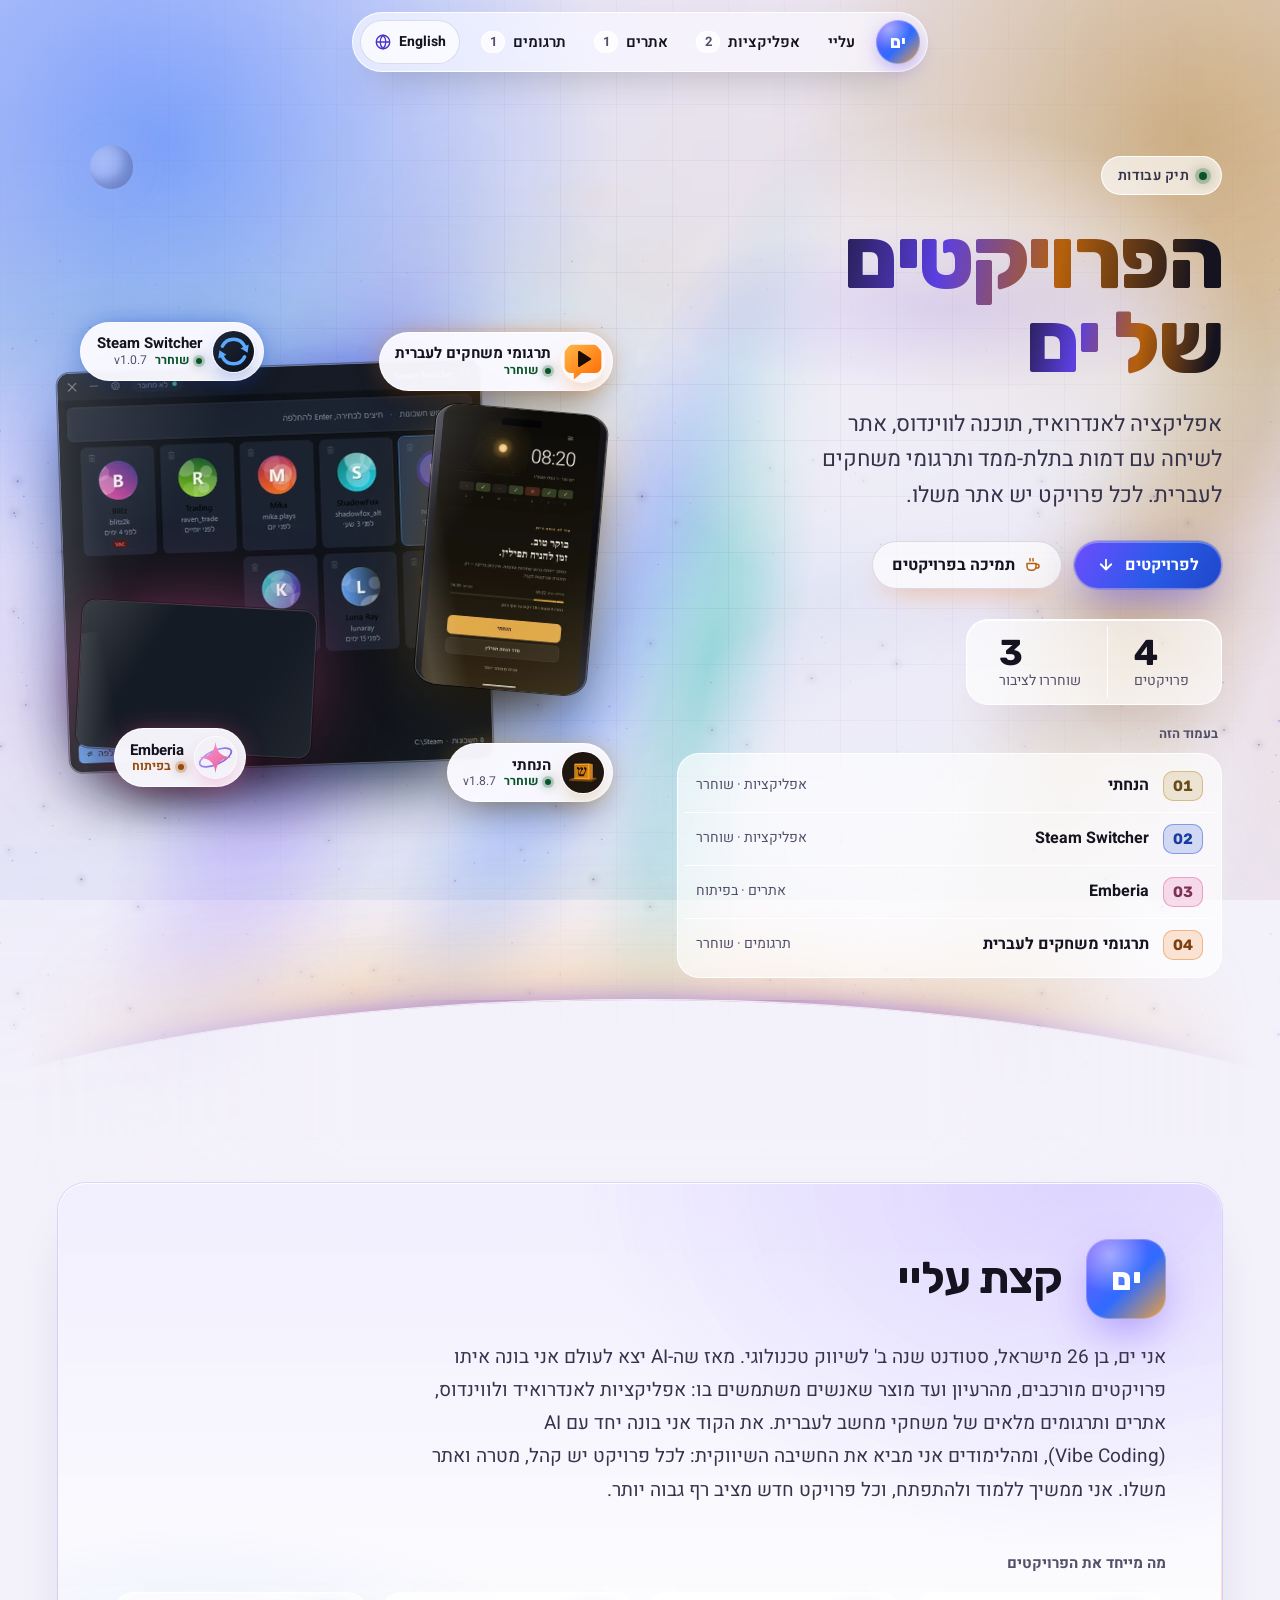
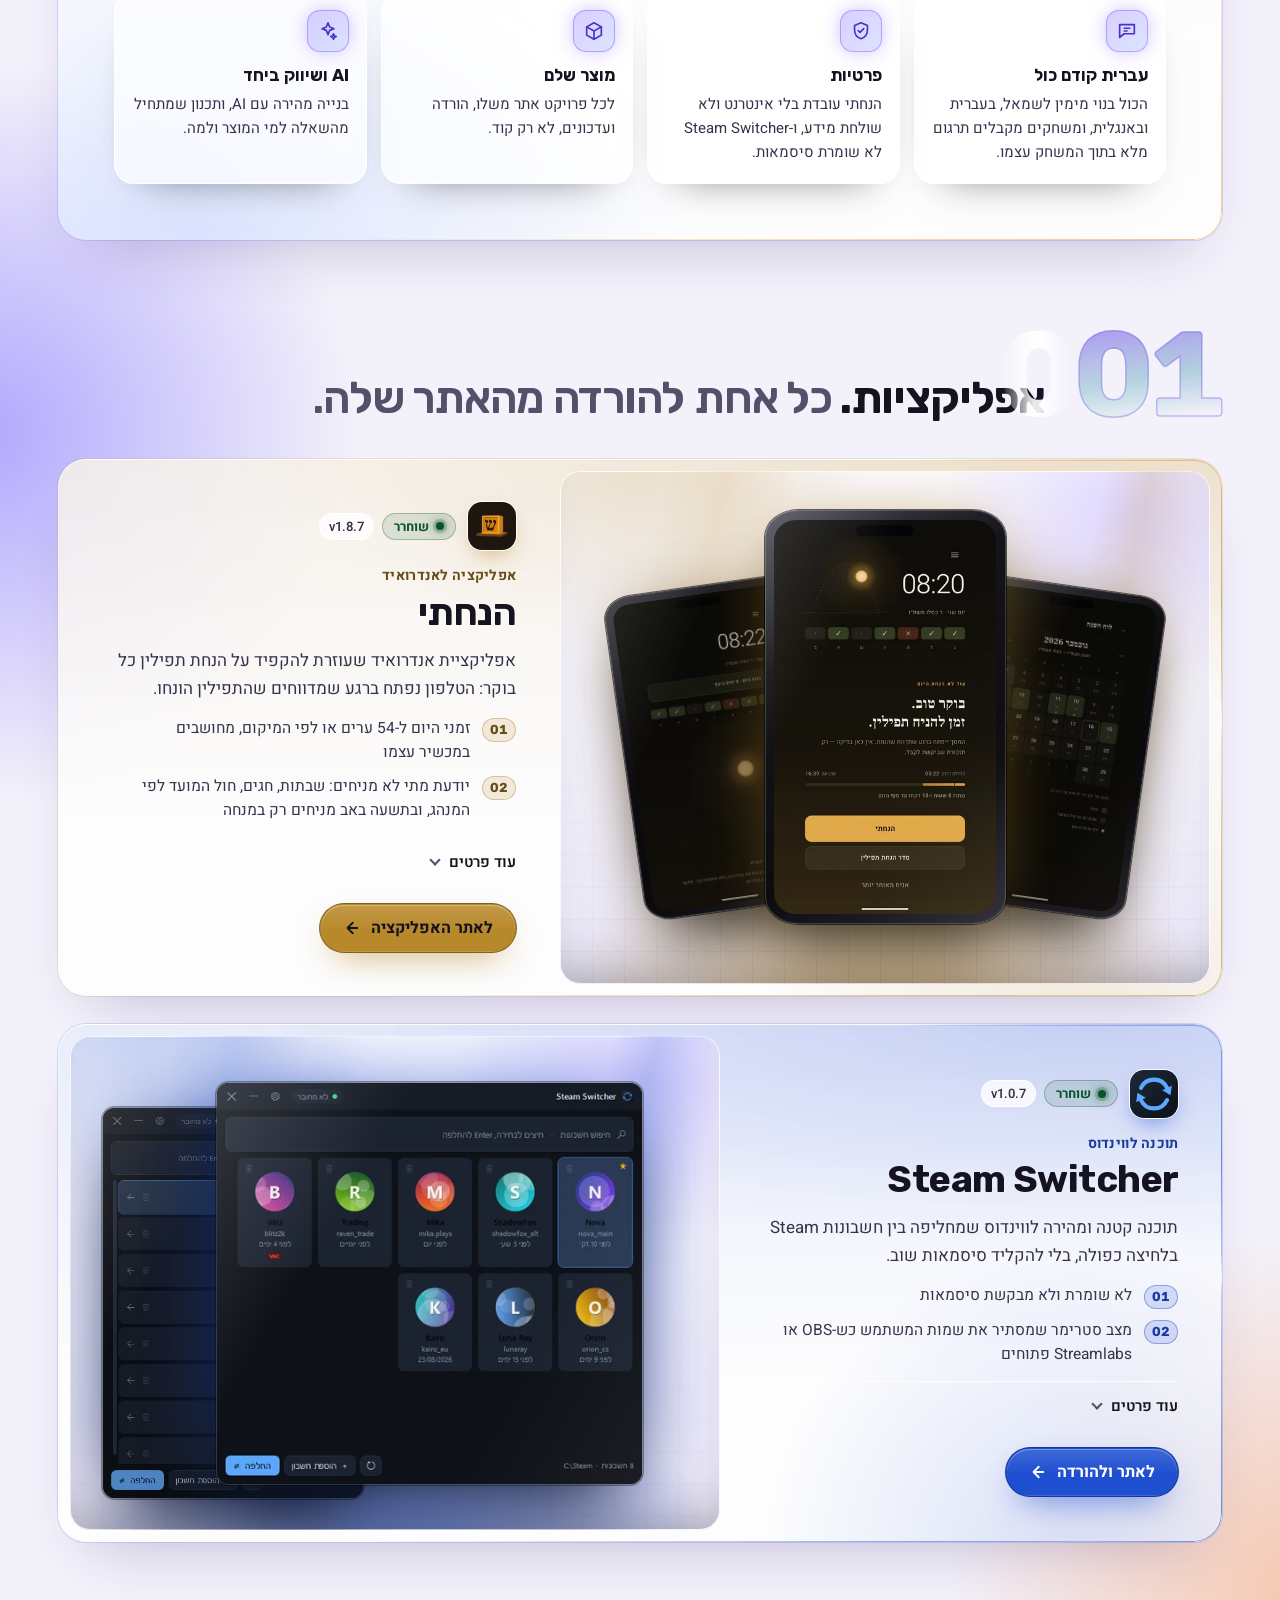
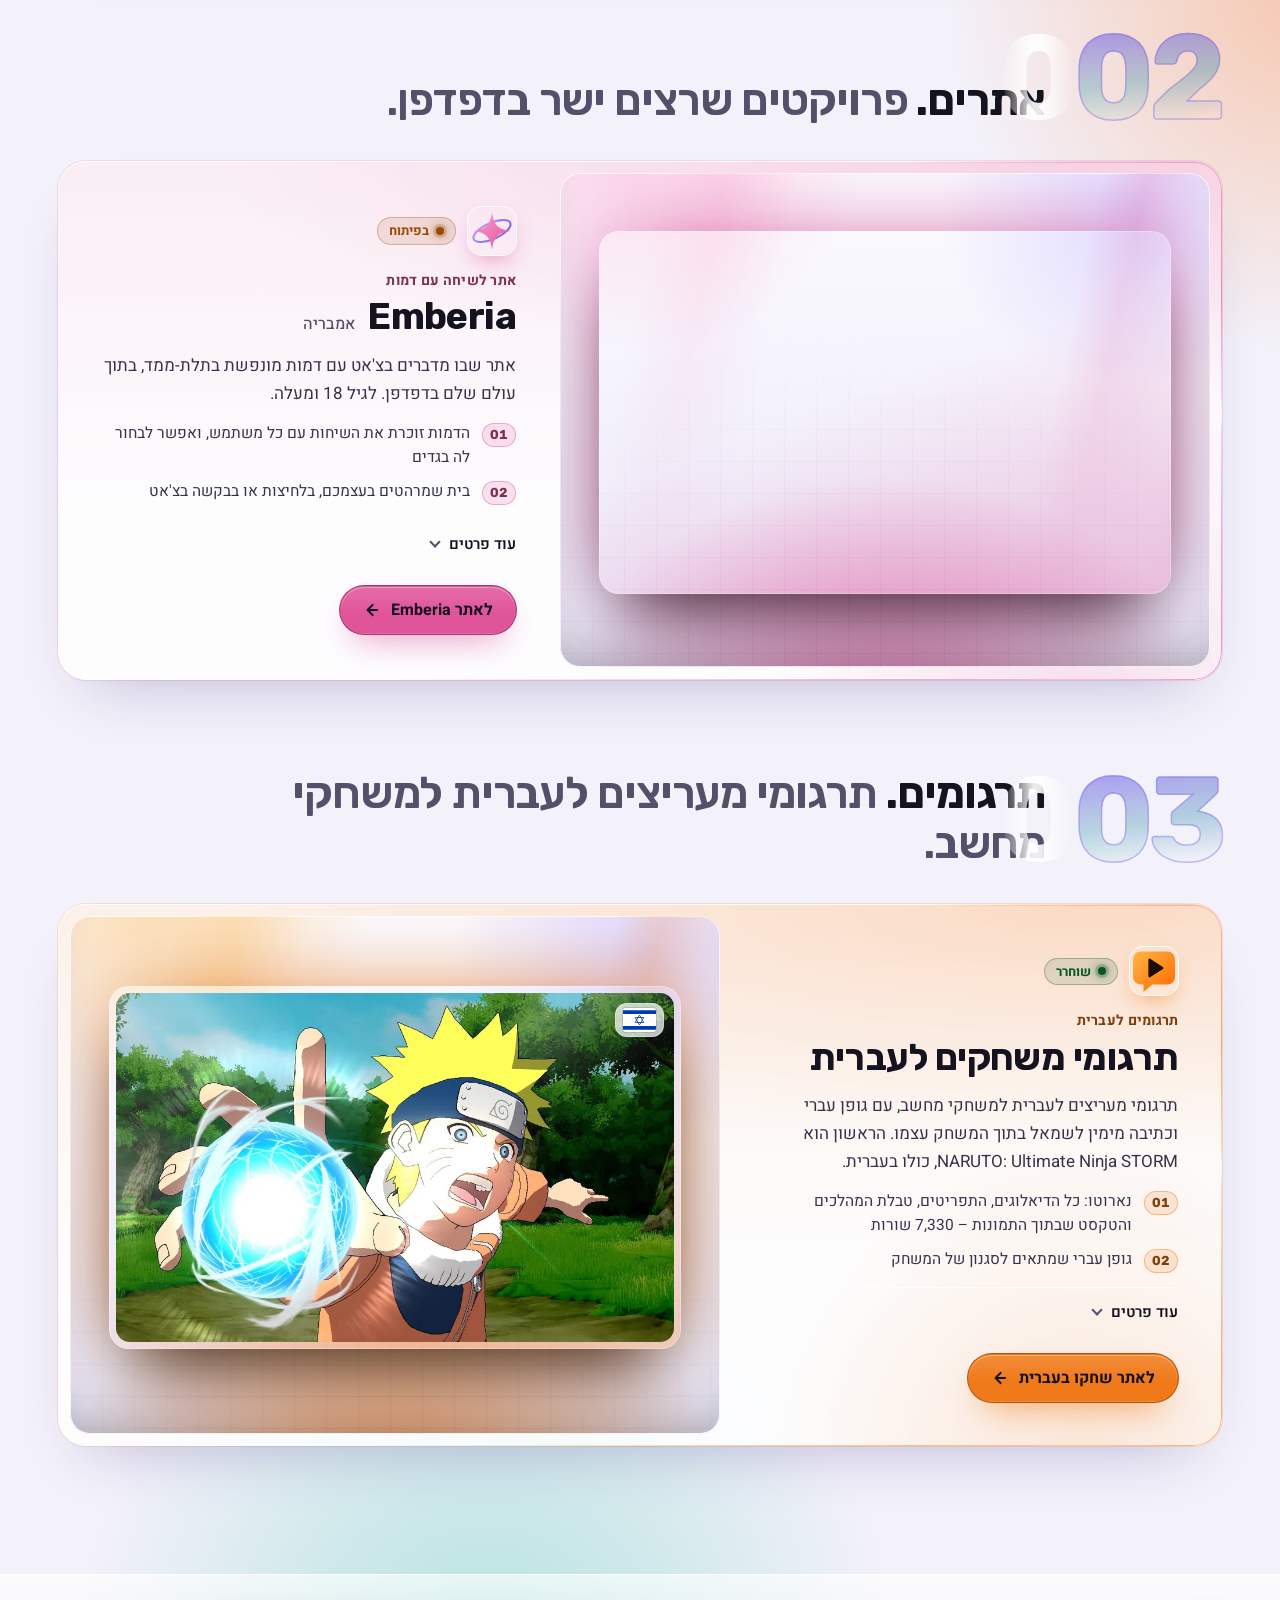
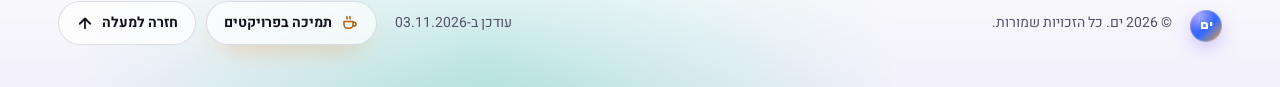
<file: public/index.html>
<!doctype html>
<html lang="he" dir="rtl">
<head>
  <meta charset="utf-8">
  <meta name="viewport" content="width=device-width, initial-scale=1">
  <title>הפרויקטים של ים</title>
  <script>document.documentElement.classList.add('js')</script>
  <meta name="description" content="אפליקציה לאנדרואיד, תוכנה לווינדוס, אתר לשיחה עם דמות בתלת-ממד ותרגומי משחקים לעברית. לכל פרויקט יש אתר משלו.">
  <link rel="canonical" href="https://yamprojects.github.io/">
  <link rel="alternate" hreflang="he" href="https://yamprojects.github.io/">
  <link rel="alternate" hreflang="en" href="https://yamprojects.github.io/en/">
  <link rel="alternate" hreflang="x-default" href="https://yamprojects.github.io/">
  <meta property="og:url" content="https://yamprojects.github.io/">
  <meta property="og:image" content="https://yamprojects.github.io/og.jpg">
  <meta property="og:image:width" content="1200">
  <meta property="og:image:height" content="630">
  <meta property="og:image:alt" content="הפרויקטים של ים: הנחתי, Steam Switcher, Emberia ותרגומי משחקים לעברית">
  <meta property="og:locale:alternate" content="en_US">
  <script type="application/ld+json">
{
 "@context": "https://schema.org",
 "@graph": [
  {
   "@type": "WebSite",
   "@id": "https://yamprojects.github.io/#website",
   "url": "https://yamprojects.github.io/",
   "name": "הפרויקטים של ים",
   "description": "אפליקציה לאנדרואיד, תוכנה לווינדוס, אתר לשיחה עם דמות בתלת-ממד ותרגומי משחקים לעברית. לכל פרויקט יש אתר משלו.",
   "inLanguage": "he",
   "author": {
    "@id": "https://yamprojects.github.io/#person"
   }
  },
  {
   "@type": "Person",
   "@id": "https://yamprojects.github.io/#person",
   "name": "ים",
   "url": "https://yamprojects.github.io/",
   "sameAs": [
    "https://hinachti.github.io/",
    "https://steam-switcher.gitlab.io/he/",
    "https://playivrit.pages.dev/",
    "https://emberia.pages.dev/"
   ],
   "description": "אני ים, בן 26 מישראל, סטודנט שנה ב' לשיווק טכנולוגי. מאז שה-AI יצא לעולם אני בונה איתו פרויקטים מורכבים, מהרעיון ועד מוצר שאנשים משתמשים בו: אפליקציות לאנדרואיד ולווינדוס, אתרים ותרגומים מלאים של משחקי מחשב לעברית. את הקוד אני בונה יחד עם AI (Vibe Coding), ומהלימודים אני מביא את החשיבה השיווקית: לכל פרויקט יש קהל, מטרה ואתר משלו. אני ממשיך ללמוד ולהתפתח, וכל פרויקט חדש מציב רף גבוה יותר.",
   "jobTitle": "סטודנט לשיווק טכנולוגי",
   "nationality": {
    "@type": "Country",
    "name": "ישראל"
   },
   "homeLocation": {
    "@type": "Country",
    "name": "ישראל"
   }
  },
  {
   "@type": "ItemList",
   "name": "הפרויקטים של ים",
   "itemListElement": [
    {
     "@type": "ListItem",
     "position": 1,
     "item": {
      "@type": "SoftwareApplication",
      "name": "הנחתי",
      "description": "אפליקציית אנדרואיד שעוזרת להקפיד על הנחת תפילין כל בוקר: הטלפון נפתח ברגע שמדווחים שהתפילין הונחו.",
      "url": "https://hinachti.github.io/",
      "author": {
       "@id": "https://yamprojects.github.io/#person"
      },
      "operatingSystem": "Android",
      "applicationCategory": "LifestyleApplication",
      "offers": {
       "@type": "Offer",
       "price": "0",
       "priceCurrency": "ILS"
      },
      "softwareVersion": "1.8.7"
     }
    },
    {
     "@type": "ListItem",
     "position": 2,
     "item": {
      "@type": "SoftwareApplication",
      "name": "Steam Switcher",
      "description": "תוכנה קטנה ומהירה לווינדוס שמחליפה בין חשבונות Steam בלחיצה כפולה, בלי להקליד סיסמאות שוב.",
      "url": "https://steam-switcher.gitlab.io/he/",
      "author": {
       "@id": "https://yamprojects.github.io/#person"
      },
      "operatingSystem": "Windows",
      "applicationCategory": "UtilitiesApplication",
      "offers": {
       "@type": "Offer",
       "price": "0",
       "priceCurrency": "ILS"
      },
      "softwareVersion": "1.0.7"
     }
    },
    {
     "@type": "ListItem",
     "position": 3,
     "item": {
      "@type": "WebSite",
      "name": "תרגומי משחקים לעברית",
      "description": "תרגומי מעריצים לעברית למשחקי מחשב, עם גופן עברי וכתיבה מימין לשמאל בתוך המשחק עצמו. הראשון הוא NARUTO: Ultimate Ninja STORM, כולו בעברית.",
      "url": "https://playivrit.pages.dev/",
      "author": {
       "@id": "https://yamprojects.github.io/#person"
      },
      "inLanguage": "he"
     }
    },
    {
     "@type": "ListItem",
     "position": 4,
     "item": {
      "@type": "WebSite",
      "name": "Emberia",
      "description": "אתר שבו מדברים בצ'אט עם דמות מונפשת בתלת-ממד, בתוך עולם שלם בדפדפן. לגיל 18 ומעלה.",
      "url": "https://emberia.pages.dev/",
      "author": {
       "@id": "https://yamprojects.github.io/#person"
      },
      "inLanguage": "he"
     }
    }
   ]
  }
 ]
}
  </script>
  <meta property="og:type" content="website">
  <meta property="og:locale" content="he_IL">
  <meta property="og:site_name" content="הפרויקטים של ים">
  <meta property="og:title" content="הפרויקטים של ים">
  <meta property="og:description" content="אפליקציה לאנדרואיד, תוכנה לווינדוס, אתר לשיחה עם דמות בתלת-ממד ותרגומי משחקים לעברית. לכל פרויקט יש אתר משלו.">
  <meta name="twitter:card" content="summary_large_image">
  <meta name="color-scheme" content="dark light">
  <meta name="theme-color" content="#f3f1fa" media="(prefers-color-scheme: light)">
  <meta name="theme-color" content="#07070e" media="(prefers-color-scheme: dark)">
  <link rel="icon" href="favicon.svg" type="image/svg+xml">
  <link rel="apple-touch-icon" href="icons/apple-touch-icon.png">
  <link rel="manifest" href="site.webmanifest">
  <link rel="preload" href="fonts/heebo.woff2" as="font" type="font/woff2" crossorigin>
  <link rel="preload" href="fonts/rubik.woff2" as="font" type="font/woff2" crossorigin>
  <link rel="stylesheet" href="site.css">
  <script src="site.js" defer></script>
</head>
<body style="--au1: #b8892b; --au2: #1f4fd1; --au3: #f07a1a; --au4: #e0559a">
  <div class="bg-video" aria-hidden="true" data-base="video/"><video muted loop playsinline preload="none" disablepictureinpicture tabindex="-1"></video></div>
  <div class="aurora" aria-hidden="true"><i></i><i></i><i></i><i></i><i></i></div>
  <a class="skip" href="#main">דילוג לפרויקטים</a>

  <nav class="topbar" aria-label="ניווט ראשי">
    <div class="wrap topbar-inner">
      <a class="brand" href="#top" aria-label="לראש העמוד"><span class="brand-mark" aria-hidden="true">ים</span></a>
      <div class="cats" role="group" aria-label="קטגוריות"><a href="#about">עליי</a><a href="#apps">אפליקציות <span class="count" dir="ltr">2</span></a><a href="#web">אתרים <span class="count" dir="ltr">1</span></a><a href="#translations">תרגומים <span class="count" dir="ltr">1</span></a></div>
      <a class="lang" href="en/" hreflang="en" lang="en" dir="ltr"><svg viewBox="0 0 24 24" width="18" height="18" aria-hidden="true" focusable="false"><g fill="none" stroke="currentColor" stroke-width="1.8"><circle cx="12" cy="12" r="9"/><path d="M3 12h18M12 3c2.6 2.6 3.8 5.6 3.8 9s-1.2 6.4-3.8 9c-2.6-2.6-3.8-5.6-3.8-9S9.4 5.6 12 3z"/></g></svg><span class="lang-short" aria-hidden="true">EN</span><span class="lang-full">English</span></a>
    </div>
  </nav>

  <header class="hero hero--showcase" id="top">
    <div class="curtains" aria-hidden="true"><i></i><i></i><i></i><i></i></div>
    <div class="space" aria-hidden="true">
      <div class="nebula"></div>
      <div class="stars stars--far"><i></i></div>
      <div class="stars stars--mid"><i></i></div>
      <div class="stars stars--near"><span class="tw tw1"><i class="tw" style="left: 21.7%; top: 3.4%; --s: 2.4px"></i><i class="tb" style="left: 2.2%; top: 21.4%; --s: 2.6px"></i><i class="tw" style="left: 21.9%; top: 66.4%; --s: 2.6px"></i><i class="tw" style="left: 46.5%; top: 71.1%; --s: 2.6px"></i><i class="tw" style="left: 49.6%; top: 33.3%; --s: 2.6px"></i><i class="tw" style="left: 34.6%; top: 17.5%; --s: 2.9px"></i><i class="ty" style="left: 77.0%; top: 38.3%; --s: 1.6px"></i><i class="tw" style="left: 52.4%; top: 19.5%; --s: 1.9px"></i></span><span class="tw tw2"><i class="ty" style="left: 86.4%; top: 29.9%; --s: 1.6px"></i><i class="tb" style="left: 54.4%; top: 3.1%; --s: 2.4px"></i><i class="ty" style="left: 35.5%; top: 18.7%; --s: 1.9px"></i><i class="tb" style="left: 85.7%; top: 57.8%; --s: 2.0px"></i><i class="tb" style="left: 46.5%; top: 10.5%; --s: 1.6px"></i><i class="tw" style="left: 13.8%; top: 42.5%; --s: 1.6px"></i><i class="tb" style="left: 12.8%; top: 12.7%; --s: 2.2px"></i><i class="tw" style="left: 77.1%; top: 72.6%; --s: 2.7px"></i></span><span class="tw tw3"><i class="tw" style="left: 60.3%; top: 65.8%; --s: 2.2px"></i><i class="tb" style="left: 72.8%; top: 28.8%; --s: 2.5px"></i><i class="tb" style="left: 42.5%; top: 36.0%; --s: 2.1px"></i><i class="ty" style="left: 2.1%; top: 15.3%; --s: 2.2px"></i><i class="tb" style="left: 25.6%; top: 43.4%; --s: 1.7px"></i><i class="tw" style="left: 45.3%; top: 78.4%; --s: 2.7px"></i><i class="ty" style="left: 84.9%; top: 43.7%; --s: 2.1px"></i><i class="tw" style="left: 47.1%; top: 10.1%; --s: 1.8px"></i></span></div>
      <div class="meteors"><i></i><i></i><i></i></div>
    </div>
    <div class="horizon" aria-hidden="true"><i class="rim-light"><i></i></i></div>
    <div class="wrap hero-grid">
      <div class="hero-copy">
        <p class="eyebrow"><span class="eyebrow-dot" aria-hidden="true"></span>תיק עבודות</p>
        <h1><span class="sheen">הפרויקטים של&nbsp;ים</span><span class="shine" aria-hidden="true"><span>הפרויקטים של&nbsp;ים</span></span></h1>
        <p class="lead">אפליקציה לאנדרואיד, תוכנה לווינדוס, אתר לשיחה עם דמות בתלת-ממד ותרגומי משחקים לעברית. לכל פרויקט יש אתר משלו.</p>
        <div class="hero-actions">
          <span class="cta"><span class="cta-glow" aria-hidden="true"></span><a class="btn btn--glow" href="#main">לפרויקטים <svg class="arrow arrow--down" viewBox="0 0 24 24" width="18" height="18" aria-hidden="true" focusable="false"><path d="M5 11l7 7 7-7M12 18V5" fill="none" stroke="currentColor" stroke-width="2.4" stroke-linecap="round" stroke-linejoin="round"/></svg></a></span><a class="donate donate--hero" href="https://ko-fi.com/yamt2000" target="_blank" rel="noopener"><svg class="cup" viewBox="0 0 24 24" width="18" height="18" aria-hidden="true" focusable="false"><g fill="none" stroke="currentColor" stroke-width="2" stroke-linecap="round" stroke-linejoin="round"><path d="M4 10h12v4a5 5 0 0 1-5 5H9a5 5 0 0 1-5-5z"/><path d="M16 11h1.5a2.5 2.5 0 0 1 0 5H16"/><path d="M8 3.5c-.8 1 .8 2 0 3M12 3.5c-.8 1 .8 2 0 3"/></g></svg>תמיכה בפרויקטים</a>
        </div>
      </div>
      <div class="showcase showcase--both showcase--web" aria-hidden="true"><div class="sc-halo"></div><div class="sc sc-window" style="--card-accent: #1f4fd1"><div class="window window--front"><img src="img/screen-steam-switcher-700.webp" srcset="img/screen-steam-switcher-480.webp 480w, img/screen-steam-switcher-700.webp 700w" sizes="(min-width: 980px) 460px, 76vw" width="700" height="660" alt="" loading="lazy" decoding="async"><i class="glare" aria-hidden="true"></i></div></div><div class="sc sc-phone" style="--card-accent: #b8892b"><div class="phone phone--front"><img src="img/screen-hinachti-morning-720.webp" srcset="img/screen-hinachti-morning-360.webp 360w, img/screen-hinachti-morning-720.webp 720w" sizes="(min-width: 980px) 190px, 40vw" width="720" height="1280" alt="" loading="eager" fetchpriority="high" decoding="async"><i class="glare" aria-hidden="true"></i></div></div><div class="sc sc-web" style="--card-accent: #e0559a"><div class="window window--front"><img src="img/cover-emberia-960.webp" srcset="img/cover-emberia-480.webp 480w, img/cover-emberia-960.webp 960w" sizes="(min-width: 960px) 270px, 46vw" width="960" height="600" alt="" loading="lazy" decoding="async"><i class="glare" aria-hidden="true"></i></div></div><div class="sc-tag sc-tag--window" style="--card-accent: #1f4fd1"><span class="app-icon"><img src="img/icon-steam-switcher.svg" width="48" height="48" alt="" loading="eager" decoding="async"></span><span class="sc-tag-text"><b dir="ltr">Steam Switcher</b><small><span class="status status--released">שוחרר</span> <span dir="ltr" data-version-url="https://steam-switcher.gitlab.io/latest.json" data-version-key="version">v1.0.7</span></small></span></div><div class="sc-tag sc-tag--phone" style="--card-accent: #b8892b"><span class="app-icon"><img src="img/icon-hinachti.webp" width="48" height="48" alt="" loading="eager" decoding="async"></span><span class="sc-tag-text"><b>הנחתי</b><small><span class="status status--released">שוחרר</span> <span dir="ltr" data-version-url="https://hinachti.github.io/latest.json" data-version-key="versionName">v1.8.7</span></small></span></div><div class="sc-tag sc-tag--web" style="--card-accent: #e0559a"><span class="app-icon"><img src="img/icon-emberia.svg" width="48" height="48" alt="" loading="eager" decoding="async"></span><span class="sc-tag-text"><b dir="ltr">Emberia</b><small><span class="status status--dev">בפיתוח</span></small></span></div><div class="sc-tag sc-tag--extra" style="--card-accent: #f07a1a"><span class="app-icon"><img src="img/icon-hebrew-game-translations.svg" width="48" height="48" alt="" loading="eager" decoding="async"></span><span class="sc-tag-text"><b>תרגומי משחקים לעברית</b><small><span class="status status--released">שוחרר</span></small></span></div></div>
      <div class="hero-meta">
        <dl class="stats"><div><dt>פרויקטים</dt><dd dir="ltr">4</dd></div><div><dt>שוחררו לציבור</dt><dd dir="ltr">3</dd></div></dl>
        <nav class="index" aria-labelledby="index-title">
          <h2 class="index-title" id="index-title">בעמוד הזה</h2>
          <ol><li><a href="#hinachti" style="--card-accent: #b8892b; --card-accent-2: #d1b275; --cta-bg: #b8892b; --cta-ink: #14111f; --a-text-d: #d3b67c; --a-text-l: #674d18"><span class="index-num" dir="ltr">01</span><span class="index-name">הנחתי</span><span class="index-meta">אפליקציות · <span class="sr">סטטוס: </span>שוחרר</span></a></li><li><a href="#steam-switcher" style="--card-accent: #1f4fd1; --card-accent-2: #6d8de1; --cta-bg: #1f4fd1; --cta-ink: #ffffff; --a-text-d: #7d99e4; --a-text-l: #183c9f"><span class="index-num" dir="ltr">02</span><span class="index-name" dir="ltr">Steam Switcher</span><span class="index-meta">אפליקציות · <span class="sr">סטטוס: </span>שוחרר</span></a></li><li><a href="#emberia" style="--card-accent: #e0559a; --card-accent-2: #ff9ccb; --cta-bg: #e0559a; --cta-ink: #14111f; --a-text-d: #ec99c2; --a-text-l: #7d3056"><span class="index-num" dir="ltr">03</span><span class="index-name" dir="ltr">Emberia</span><span class="index-meta">אתרים · <span class="sr">סטטוס: </span>בפיתוח</span></a></li><li><a href="#hebrew-game-translations" style="--card-accent: #f07a1a; --card-accent-2: #ffb547; --cta-bg: #f07a1a; --cta-ink: #14111f; --a-text-d: #f6ad71; --a-text-l: #7d3f0e"><span class="index-num" dir="ltr">04</span><span class="index-name">תרגומי משחקים לעברית</span><span class="index-meta">תרגומים · <span class="sr">סטטוס: </span>שוחרר</span></a></li></ol>
        </nav>
      </div>
    </div>
  </header>

  <main id="main" class="wrap">
    <section class="about" id="about" aria-labelledby="about-title">
      <div class="about-panel">
        <div class="about-intro">
          <div class="about-head">
            <span class="about-mark" aria-hidden="true">ים</span>
            <h2 id="about-title">קצת עליי</h2>
          </div>
          <p class="about-body">אני ים, בן <span dir="ltr">26</span> מישראל, סטודנט שנה ב&#x27; לשיווק טכנולוגי. מאז <span class="nw">שה-<span dir="ltr">AI</span></span> יצא לעולם אני בונה איתו פרויקטים מורכבים, מהרעיון ועד מוצר שאנשים משתמשים בו: אפליקציות לאנדרואיד ולווינדוס, אתרים ותרגומים מלאים של משחקי מחשב לעברית. את הקוד אני בונה יחד עם <span dir="ltr">AI</span> (<span dir="ltr" class="nw">Vibe Coding</span>), ומהלימודים אני מביא את החשיבה השיווקית: לכל פרויקט יש קהל, מטרה ואתר משלו. אני ממשיך ללמוד ולהתפתח, וכל פרויקט חדש מציב רף גבוה יותר.</p>
        </div>
        <h3 class="about-points-title">מה מייחד את הפרויקטים</h3><ul class="about-points"><li style="--i: 0"><span class="about-icon" aria-hidden="true"><svg viewBox="0 0 24 24" width="22" height="22" focusable="false"><g fill="none" stroke="currentColor" stroke-width="1.8" stroke-linecap="round" stroke-linejoin="round"><path d="M4 5h16v10H9l-5 4z"/><path d="M15 9H9m3 3H9"/></g></svg></span><h4>עברית קודם כול</h4><p>הכול בנוי מימין לשמאל, בעברית ובאנגלית, ומשחקים מקבלים תרגום מלא בתוך המשחק עצמו.</p></li><li style="--i: 1"><span class="about-icon" aria-hidden="true"><svg viewBox="0 0 24 24" width="22" height="22" focusable="false"><g fill="none" stroke="currentColor" stroke-width="1.8" stroke-linecap="round" stroke-linejoin="round"><path d="M12 3l7 3v5c0 4.4-3 8.2-7 9.5C8 19.2 5 15.4 5 11V6z"/><path d="M9 11.5l2 2 4-4"/></g></svg></span><h4>פרטיות</h4><p>הנחתי עובדת בלי אינטרנט ולא שולחת מידע, <span class="nw">ו-<span dir="ltr">Steam Switcher</span></span> לא שומרת סיסמאות.</p></li><li style="--i: 2"><span class="about-icon" aria-hidden="true"><svg viewBox="0 0 24 24" width="22" height="22" focusable="false"><g fill="none" stroke="currentColor" stroke-width="1.8" stroke-linecap="round" stroke-linejoin="round"><path d="M12 3l8 4.5v9L12 21l-8-4.5v-9z"/><path d="M4 7.5l8 4.5 8-4.5M12 12v9"/></g></svg></span><h4>מוצר שלם</h4><p>לכל פרויקט אתר משלו, הורדה ועדכונים, לא רק קוד.</p></li><li style="--i: 3"><span class="about-icon" aria-hidden="true"><svg viewBox="0 0 24 24" width="22" height="22" focusable="false"><g fill="none" stroke="currentColor" stroke-width="1.8" stroke-linecap="round" stroke-linejoin="round"><path d="M12 3l1.8 4.7L18.5 9.5l-4.7 1.8L12 16l-1.8-4.7L5.5 9.5l4.7-1.8z"/><path d="M18 15l.9 2.1L21 18l-2.1.9L18 21l-.9-2.1L15 18l2.1-.9z"/></g></svg></span><h4><span dir="ltr">AI</span> ושיווק ביחד</h4><p>בנייה מהירה עם <span dir="ltr">AI</span>, ותכנון שמתחיל מהשאלה למי המוצר ולמה.</p></li></ul>
      </div>
    </section>
    <section class="category" id="apps" aria-labelledby="h-apps">
      <div class="category-head">
        <span class="category-num" dir="ltr" data-num="01" aria-hidden="true">01<span class="num-shine"><span>01</span></span></span>
        <div class="category-title">
          <h2 id="h-apps">אפליקציות</h2>
          <p>כל אחת להורדה מהאתר שלה.</p>
        </div>
      </div>
      <div class="grid">
        <article class="card card--phone card--feature" id="hinachti" aria-labelledby="t-hinachti" style="--card-accent: #b8892b; --card-accent-2: #d1b275; --cta-bg: #b8892b; --cta-ink: #14111f; --a-text-d: #d3b67c; --a-text-l: #674d18">
          <span class="beam" aria-hidden="true"><i></i></span><span class="beam beam--halo" aria-hidden="true"><i></i></span>
          <div class="stage stage--phone stage--n3"><div class="phone phone--back2"><img src="img/screen-hinachti-done-720.webp" srcset="img/screen-hinachti-done-360.webp 360w, img/screen-hinachti-done-720.webp 720w" sizes="(min-width: 960px) 210px, 26vw" width="720" height="1280" alt="" loading="lazy" decoding="async"><i class="glare" aria-hidden="true"></i></div><div class="phone phone--back"><img src="img/screen-hinachti-calendar-720.webp" srcset="img/screen-hinachti-calendar-360.webp 360w, img/screen-hinachti-calendar-720.webp 720w" sizes="(min-width: 960px) 210px, 26vw" width="720" height="1280" alt="" loading="lazy" decoding="async"><i class="glare" aria-hidden="true"></i></div><div class="phone phone--front"><img src="img/screen-hinachti-morning-720.webp" srcset="img/screen-hinachti-morning-360.webp 360w, img/screen-hinachti-morning-720.webp 720w" sizes="(min-width: 960px) 260px, 31vw" width="720" height="1280" alt="מסך הבוקר של הנחתי: «בוקר טוב. זמן להניח תפילין.», זמני היום והכפתור «הנחתי»" loading="lazy" decoding="async"><i class="glare" aria-hidden="true"></i></div></div>
          <div class="card-body">
            <div class="card-top"><span class="app-icon"><img src="img/icon-hinachti.webp" width="48" height="48" alt="" loading="lazy" decoding="async"></span><div class="meta"><span class="status status--released"><span class="sr">סטטוס: </span>שוחרר</span><span class="version" dir="ltr" data-version-url="https://hinachti.github.io/latest.json" data-version-key="versionName">v1.8.7</span></div></div>
            <div class="card-title">
              <p class="kicker">אפליקציה לאנדרואיד</p>
              <h3 id="t-hinachti"><span>הנחתי</span></h3>
            </div>
            <p class="summary">אפליקציית אנדרואיד שעוזרת להקפיד על הנחת תפילין כל בוקר: הטלפון נפתח ברגע שמדווחים שהתפילין הונחו.</p>
            <ol class="highlights" aria-label="בקצרה"><li><span class="hl-num" dir="ltr" aria-hidden="true">01</span><span class="hl-text">זמני היום <span class="nw">ל-<span dir="ltr">54</span></span> ערים או לפי המיקום, מחושבים במכשיר עצמו</span></li><li><span class="hl-num" dir="ltr" aria-hidden="true">02</span><span class="hl-text">יודעת מתי לא מניחים: שבתות, חגים, חול המועד לפי המנהג, ובתשעה באב מניחים רק במנחה</span></li></ol>
            <details><summary>עוד פרטים</summary><ol class="highlights" start="3"><li><span class="hl-num" dir="ltr" aria-hidden="true">03</span><span class="hl-text">סדר הנחת תפילין בנוסח אשכנז וספרד, פרשת השבוע ותהילים</span></li><li><span class="hl-num" dir="ltr" aria-hidden="true">04</span><span class="hl-text">עובדת בלי אינטרנט, ושום דבר לא נשלח לשום מקום</span></li></ol></details>
            
            <div class="links"><a class="btn btn--accent" href="https://hinachti.github.io/" target="_blank" rel="noopener">לאתר האפליקציה <svg class="arrow arrow--fwd" viewBox="0 0 24 24" width="18" height="18" aria-hidden="true" focusable="false"><path d="M13 5l-7 7 7 7M6 12h13" fill="none" stroke="currentColor" stroke-width="2.4" stroke-linecap="round" stroke-linejoin="round"/></svg></a></div>
          </div>
        </article>
        <article class="card card--window card--feature card--flip" id="steam-switcher" aria-labelledby="t-steam-switcher" style="--card-accent: #1f4fd1; --card-accent-2: #6d8de1; --cta-bg: #1f4fd1; --cta-ink: #ffffff; --a-text-d: #7d99e4; --a-text-l: #183c9f">
          <span class="beam" aria-hidden="true"><i></i></span><span class="beam beam--halo" aria-hidden="true"><i></i></span>
          <div class="stage stage--window stage--n2"><div class="window window--back"><img src="img/screen-steam-switcher-list-440.webp" srcset="img/screen-steam-switcher-list-440.webp 440w" sizes="(min-width: 960px) 300px, 44vw" width="440" height="660" alt="" loading="lazy" decoding="async"><i class="glare" aria-hidden="true"></i></div><div class="window window--front"><img src="img/screen-steam-switcher-700.webp" srcset="img/screen-steam-switcher-480.webp 480w, img/screen-steam-switcher-700.webp 700w" sizes="(min-width: 960px) 480px, 76vw" width="700" height="660" alt="Steam Switcher בעברית: רשת של חשבונות Steam עם אווטארים, ומאחוריה תצוגת הרשימה" loading="lazy" decoding="async"><i class="glare" aria-hidden="true"></i></div></div>
          <div class="card-body">
            <div class="card-top"><span class="app-icon"><img src="img/icon-steam-switcher.svg" width="48" height="48" alt="" loading="lazy" decoding="async"></span><div class="meta"><span class="status status--released"><span class="sr">סטטוס: </span>שוחרר</span><span class="version" dir="ltr" data-version-url="https://steam-switcher.gitlab.io/latest.json" data-version-key="version">v1.0.7</span></div></div>
            <div class="card-title">
              <p class="kicker">תוכנה לווינדוס</p>
              <h3 id="t-steam-switcher"><span dir="ltr">Steam Switcher</span></h3>
            </div>
            <p class="summary">תוכנה קטנה ומהירה לווינדוס שמחליפה בין חשבונות <span dir="ltr">Steam</span> בלחיצה כפולה, בלי להקליד סיסמאות שוב.</p>
            <ol class="highlights" aria-label="בקצרה"><li><span class="hl-num" dir="ltr" aria-hidden="true">01</span><span class="hl-text">לא שומרת ולא מבקשת סיסמאות</span></li><li><span class="hl-num" dir="ltr" aria-hidden="true">02</span><span class="hl-text">מצב סטרימר שמסתיר את שמות המשתמש <span class="nw">כש-<span dir="ltr">OBS</span></span> או <span dir="ltr">Streamlabs</span> פתוחים</span></li></ol>
            <details><summary>עוד פרטים</summary><ol class="highlights" start="3"><li><span class="hl-num" dir="ltr" aria-hidden="true">03</span><span class="hl-text">מקש קיצור גלובלי, תפריט במגש המערכת ותצוגת רשימה או רשת</span></li><li><span class="hl-num" dir="ltr" aria-hidden="true">04</span><span class="hl-text">בלי דפדפן מוטמע ובלי שירותי רקע: נפתחת מיד</span></li></ol></details>
            
            <div class="links"><a class="btn btn--accent" href="https://steam-switcher.gitlab.io/he/" target="_blank" rel="noopener">לאתר ולהורדה <svg class="arrow arrow--fwd" viewBox="0 0 24 24" width="18" height="18" aria-hidden="true" focusable="false"><path d="M13 5l-7 7 7 7M6 12h13" fill="none" stroke="currentColor" stroke-width="2.4" stroke-linecap="round" stroke-linejoin="round"/></svg></a></div>
          </div>
        </article>
      </div>
    </section>
    <section class="category" id="web" aria-labelledby="h-web">
      <div class="category-head">
        <span class="category-num" dir="ltr" data-num="02" aria-hidden="true">02<span class="num-shine"><span>02</span></span></span>
        <div class="category-title">
          <h2 id="h-web">אתרים</h2>
          <p>פרויקטים שרצים ישר בדפדפן.</p>
        </div>
      </div>
      <div class="grid">
        <article class="card card--shot card--feature" id="emberia" aria-labelledby="t-emberia" style="--card-accent: #e0559a; --card-accent-2: #ff9ccb; --cta-bg: #e0559a; --cta-ink: #14111f; --a-text-d: #ec99c2; --a-text-l: #7d3056">
          <span class="beam" aria-hidden="true"><i></i></span><span class="beam beam--halo" aria-hidden="true"><i></i></span>
          <div class="stage stage--shot"><div class="shot"><img src="img/cover-emberia-960.webp" srcset="img/cover-emberia-480.webp 480w, img/cover-emberia-960.webp 960w" sizes="(min-width: 960px) 620px, (min-width: 760px) 46vw, 92vw" width="960" height="600" alt="דמות עם שיער חום ארוך עומדת בפארק של Emberia: עצי דובדבן פורחים, שער טוריי אדום, איילים והר מושלג" loading="lazy" decoding="async"></div></div>
          <div class="card-body">
            <div class="card-top"><span class="app-icon"><img src="img/icon-emberia.svg" width="48" height="48" alt="" loading="lazy" decoding="async"></span><div class="meta"><span class="status status--dev"><span class="sr">סטטוס: </span>בפיתוח</span></div></div>
            <div class="card-title">
              <p class="kicker">אתר לשיחה עם דמות</p>
              <h3 id="t-emberia"><span dir="ltr">Emberia</span><span class="sub">אמבריה</span></h3>
            </div>
            <p class="summary">אתר שבו מדברים בצ&#x27;אט עם דמות מונפשת בתלת-ממד, בתוך עולם שלם בדפדפן. לגיל <span dir="ltr">18</span> ומעלה.</p>
            <ol class="highlights" aria-label="בקצרה"><li><span class="hl-num" dir="ltr" aria-hidden="true">01</span><span class="hl-text">הדמות זוכרת את השיחות עם כל משתמש, ואפשר לבחור לה בגדים</span></li><li><span class="hl-num" dir="ltr" aria-hidden="true">02</span><span class="hl-text">בית שמרהטים בעצמכם, בלחיצות או בבקשה בצ&#x27;אט</span></li></ol>
            <details><summary>עוד פרטים</summary><ol class="highlights" start="3"><li><span class="hl-num" dir="ltr" aria-hidden="true">03</span><span class="hl-text">השיחות נשמרות מוצפנות, והשרת של האתר לא יכול לקרוא אותן</span></li><li><span class="hl-num" dir="ltr" aria-hidden="true">04</span><span class="hl-text">כל משתמש מחבר מודל משלו: <span dir="ltr">Ollama</span> במחשב או מפתח <span dir="ltr">OpenRouter</span></span></li></ol></details>
            
            <div class="links"><a class="btn btn--accent" href="https://emberia.pages.dev/" target="_blank" rel="noopener">לאתר Emberia <svg class="arrow arrow--fwd" viewBox="0 0 24 24" width="18" height="18" aria-hidden="true" focusable="false"><path d="M13 5l-7 7 7 7M6 12h13" fill="none" stroke="currentColor" stroke-width="2.4" stroke-linecap="round" stroke-linejoin="round"/></svg></a></div>
          </div>
        </article>
      </div>
    </section>
    <section class="category" id="translations" aria-labelledby="h-translations">
      <div class="category-head">
        <span class="category-num" dir="ltr" data-num="03" aria-hidden="true">03<span class="num-shine"><span>03</span></span></span>
        <div class="category-title">
          <h2 id="h-translations">תרגומים</h2>
          <p>תרגומי מעריצים לעברית למשחקי מחשב.</p>
        </div>
      </div>
      <div class="grid">
        <article class="card card--shot card--feature card--flip" id="hebrew-game-translations" aria-labelledby="t-hebrew-game-translations" style="--card-accent: #f07a1a; --card-accent-2: #ffb547; --cta-bg: #f07a1a; --cta-ink: #14111f; --a-text-d: #f6ad71; --a-text-l: #7d3f0e">
          <span class="beam" aria-hidden="true"><i></i></span><span class="beam beam--halo" aria-hidden="true"><i></i></span>
          <div class="stage stage--shot"><div class="shot"><img src="img/cover-naruto-hero-960.webp" srcset="img/cover-naruto-hero-480.webp 480w, img/cover-naruto-hero-960.webp 960w" sizes="(min-width: 960px) 620px, (min-width: 760px) 46vw, 92vw" width="960" height="600" alt="נארוטו מחזיק ראסנגן במשחק NARUTO: Ultimate Ninja STORM" loading="lazy" decoding="async"><span class="flag" role="img" aria-label="תרגום ישראלי" title="תרגום ישראלי"><svg viewBox="0 0 220 160" width="33" height="24" aria-hidden="true" focusable="false"><rect width="220" height="160" fill="#fff"/><rect y="15" width="220" height="25" fill="#0038b8"/><rect y="120" width="220" height="25" fill="#0038b8"/><path d="M110,47 138.6,96.5 81.4,96.5Z M110,113 81.4,63.5 138.6,63.5Z" fill="none" stroke="#0038b8" stroke-width="5.5" stroke-linejoin="miter"/></svg></span></div></div>
          <div class="card-body">
            <div class="card-top"><span class="app-icon"><img src="img/icon-hebrew-game-translations.svg" width="48" height="48" alt="" loading="lazy" decoding="async"></span><div class="meta"><span class="status status--released"><span class="sr">סטטוס: </span>שוחרר</span></div></div>
            <div class="card-title">
              <p class="kicker">תרגומים לעברית</p>
              <h3 id="t-hebrew-game-translations"><span>תרגומי משחקים לעברית</span></h3>
            </div>
            <p class="summary">תרגומי מעריצים לעברית למשחקי מחשב, עם גופן עברי וכתיבה מימין לשמאל בתוך המשחק עצמו. הראשון הוא <span dir="ltr" class="nw">NARUTO: Ultimate Ninja STORM</span>, כולו בעברית.</p>
            <ol class="highlights" aria-label="בקצרה"><li><span class="hl-num" dir="ltr" aria-hidden="true">01</span><span class="hl-text">נארוטו: כל הדיאלוגים, התפריטים, טבלת המהלכים והטקסט שבתוך התמונות – <span dir="ltr">7,330</span> שורות</span></li><li><span class="hl-num" dir="ltr" aria-hidden="true">02</span><span class="hl-text">גופן עברי שמתאים לסגנון של המשחק</span></li></ol>
            <details><summary>עוד פרטים</summary><ol class="highlights" start="3"><li><span class="hl-num" dir="ltr" aria-hidden="true">03</span><span class="hl-text">כלים משלי לפתיחה ולבנייה מחדש של קבצי המשחק, ומתקין שבונה את העברית מהעותק של השחקן בלי להפיץ קבצי משחק</span></li></ol></details>
            
            <div class="links"><a class="btn btn--accent" href="https://playivrit.pages.dev/" target="_blank" rel="noopener">לאתר שחקו בעברית <svg class="arrow arrow--fwd" viewBox="0 0 24 24" width="18" height="18" aria-hidden="true" focusable="false"><path d="M13 5l-7 7 7 7M6 12h13" fill="none" stroke="currentColor" stroke-width="2.4" stroke-linecap="round" stroke-linejoin="round"/></svg></a></div>
          </div>
        </article>
      </div>
    </section>
  </main>

  <footer class="foot">
    <div class="wrap foot-inner">
      <span class="brand-mark brand-mark--small" aria-hidden="true">ים</span>
      <p>© <span dir="ltr">2026</span> ים. כל הזכויות שמורות.</p>
      <p class="foot-date">עודכן ב-<time datetime="2026-11-03" dir="ltr">03.11.2026</time></p>
      <div class="foot-actions"><a class="donate donate--foot" href="https://ko-fi.com/yamt2000" target="_blank" rel="noopener"><svg class="cup" viewBox="0 0 24 24" width="18" height="18" aria-hidden="true" focusable="false"><g fill="none" stroke="currentColor" stroke-width="2" stroke-linecap="round" stroke-linejoin="round"><path d="M4 10h12v4a5 5 0 0 1-5 5H9a5 5 0 0 1-5-5z"/><path d="M16 11h1.5a2.5 2.5 0 0 1 0 5H16"/><path d="M8 3.5c-.8 1 .8 2 0 3M12 3.5c-.8 1 .8 2 0 3"/></g></svg>תמיכה בפרויקטים</a><a class="to-top" href="#top">חזרה למעלה <svg class="arrow arrow--up" viewBox="0 0 24 24" width="18" height="18" aria-hidden="true" focusable="false"><path d="M5 13l7-7 7 7M12 6v13" fill="none" stroke="currentColor" stroke-width="2.4" stroke-linecap="round" stroke-linejoin="round"/></svg></a></div>
    </div>
  </footer>
</body>
</html>
</file>
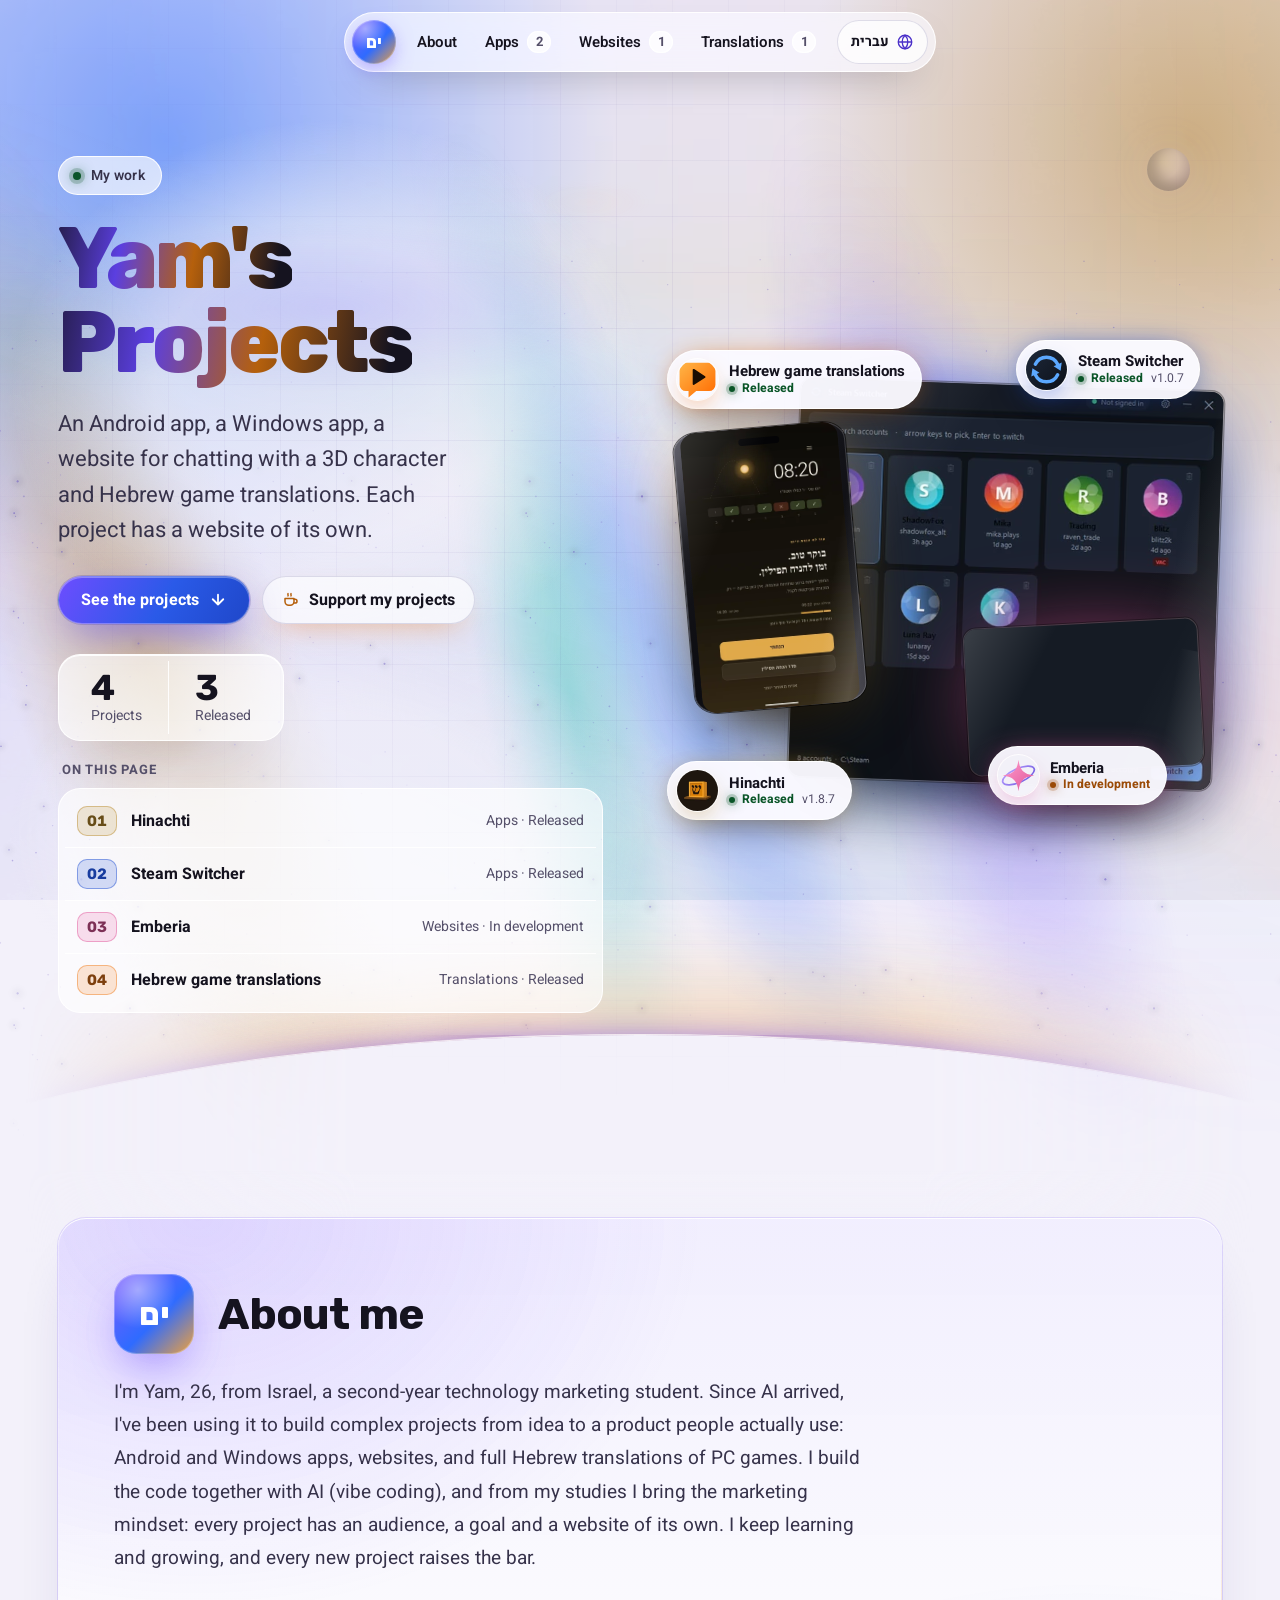
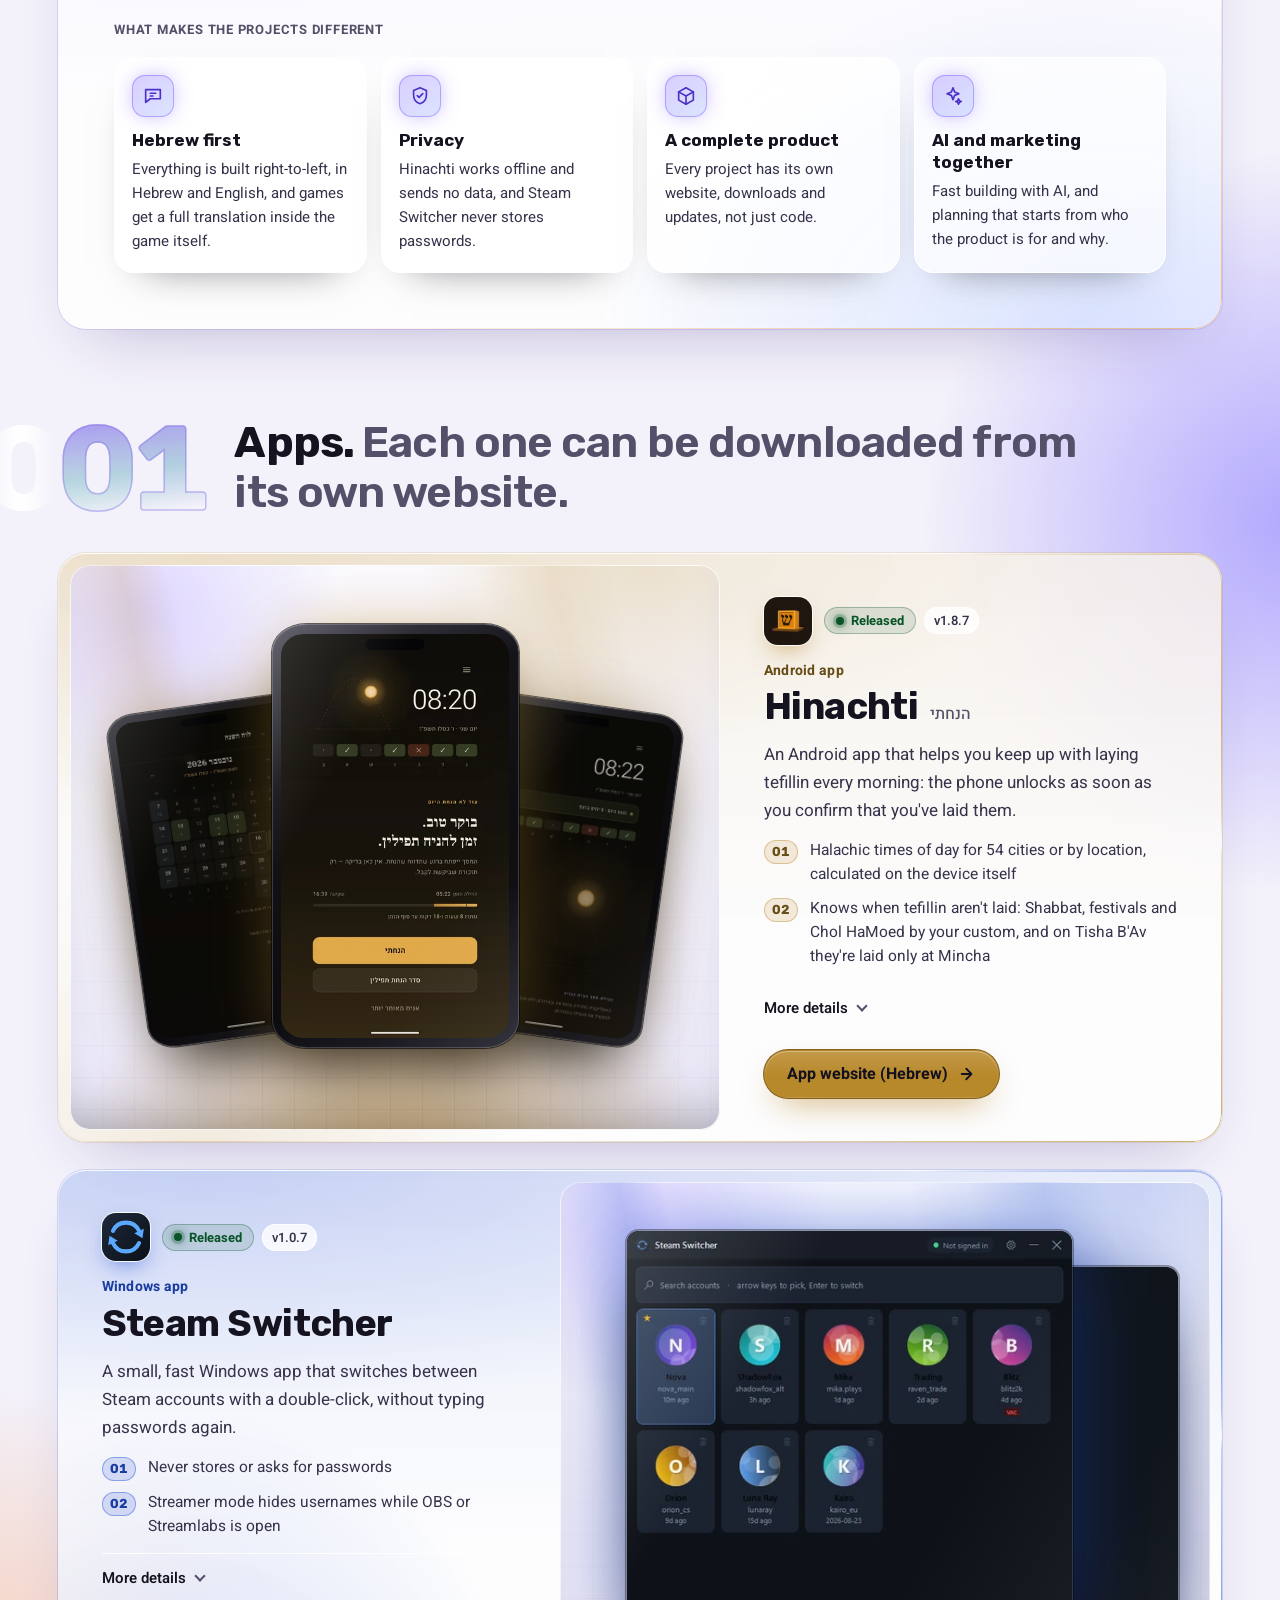
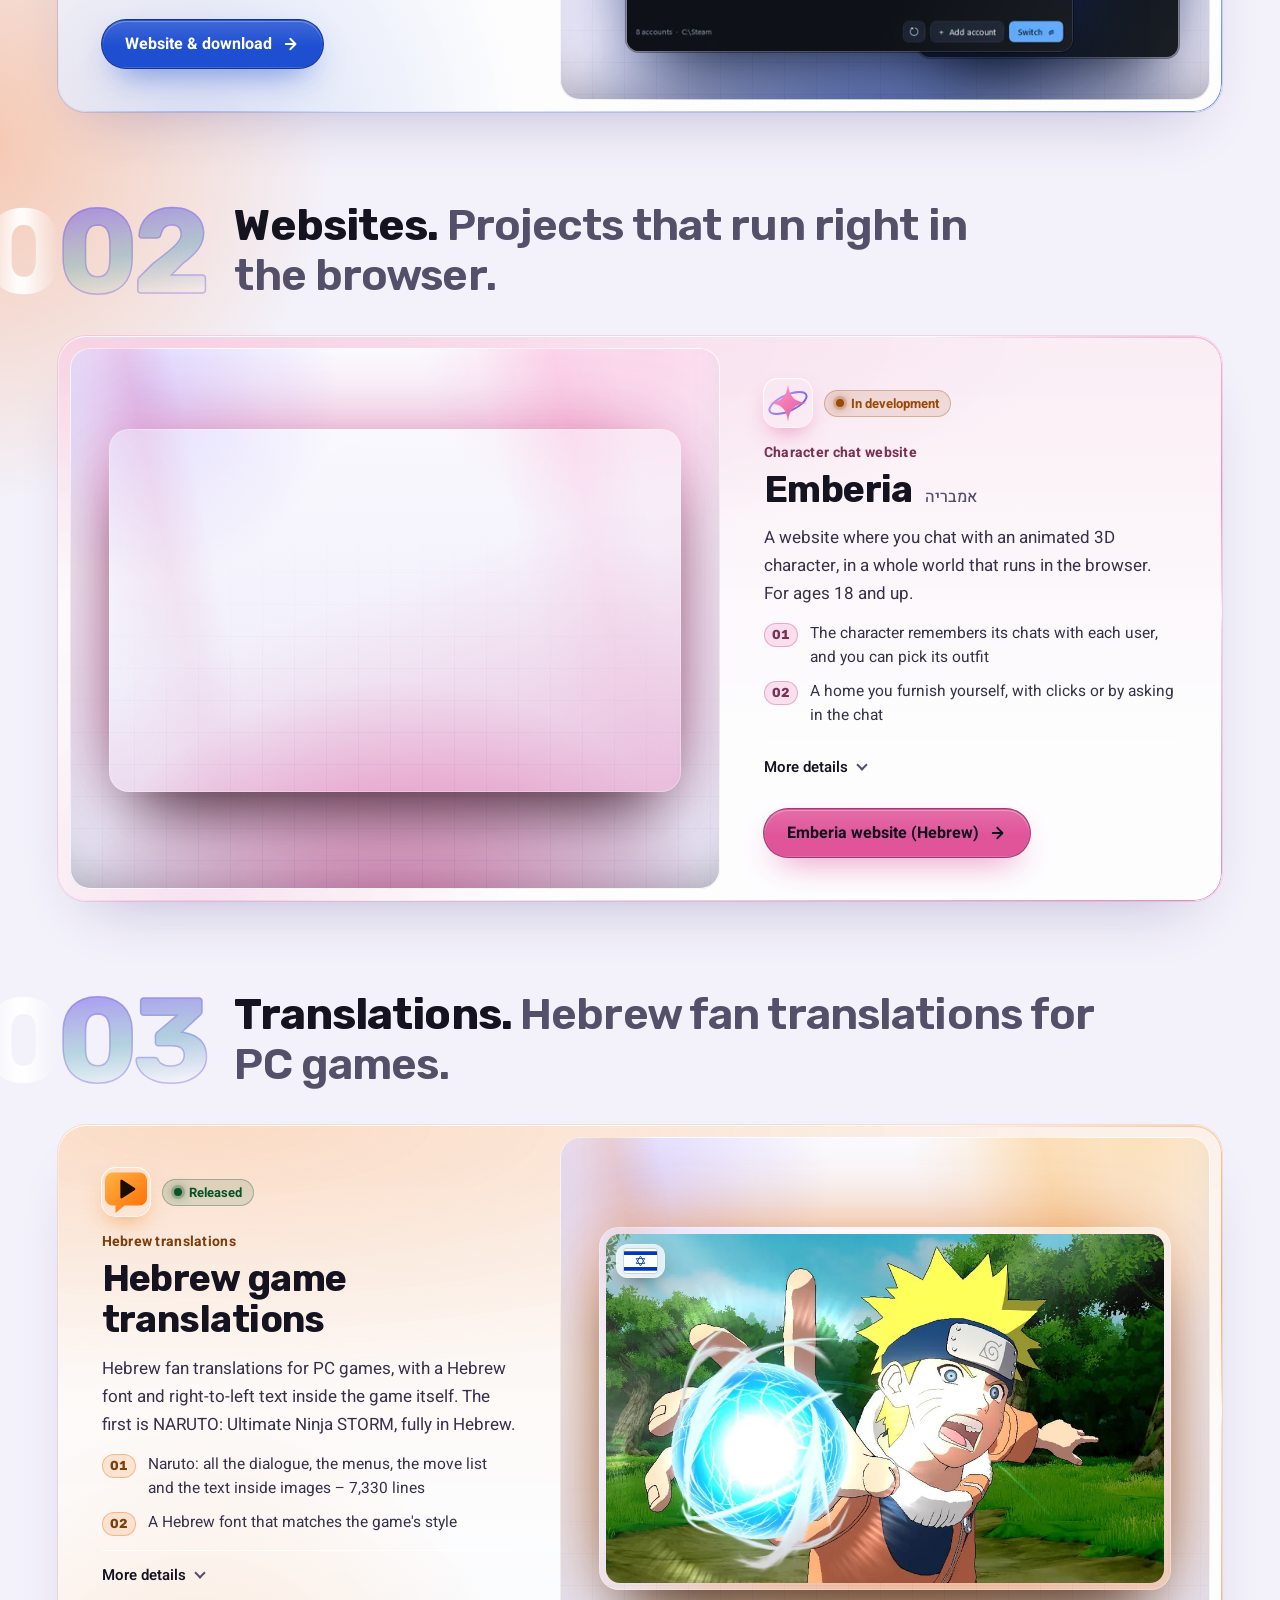
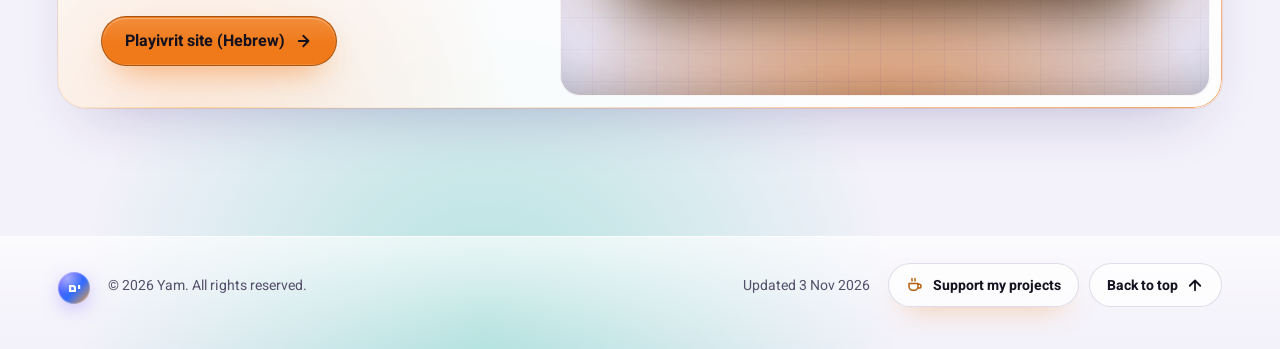
<file: public/en/index.html>
<!doctype html>
<html lang="en" dir="ltr">
<head>
  <meta charset="utf-8">
  <meta name="viewport" content="width=device-width, initial-scale=1">
  <title>Yam&#x27;s Projects</title>
  <script>document.documentElement.classList.add('js')</script>
  <meta name="description" content="An Android app, a Windows app, a website for chatting with a 3D character and Hebrew game translations. Each project has a website of its own.">
  <link rel="canonical" href="https://yamprojects.github.io/en/">
  <link rel="alternate" hreflang="he" href="https://yamprojects.github.io/">
  <link rel="alternate" hreflang="en" href="https://yamprojects.github.io/en/">
  <link rel="alternate" hreflang="x-default" href="https://yamprojects.github.io/">
  <meta property="og:url" content="https://yamprojects.github.io/en/">
  <meta property="og:image" content="https://yamprojects.github.io/og-en.jpg">
  <meta property="og:image:width" content="1200">
  <meta property="og:image:height" content="630">
  <meta property="og:image:alt" content="Yam&#x27;s Projects: Hinachti, Steam Switcher, Emberia and Hebrew game translations">
  <meta property="og:locale:alternate" content="he_IL">
  <script type="application/ld+json">
{
 "@context": "https://schema.org",
 "@graph": [
  {
   "@type": "WebSite",
   "@id": "https://yamprojects.github.io/en/#website",
   "url": "https://yamprojects.github.io/en/",
   "name": "Yam's Projects",
   "description": "An Android app, a Windows app, a website for chatting with a 3D character and Hebrew game translations. Each project has a website of its own.",
   "inLanguage": "en",
   "author": {
    "@id": "https://yamprojects.github.io/#person"
   }
  },
  {
   "@type": "Person",
   "@id": "https://yamprojects.github.io/#person",
   "name": "Yam",
   "url": "https://yamprojects.github.io/",
   "sameAs": [
    "https://hinachti.github.io/",
    "https://steam-switcher.gitlab.io/",
    "https://playivrit.pages.dev/",
    "https://emberia.pages.dev/"
   ],
   "description": "I'm Yam, 26, from Israel, a second-year technology marketing student. Since AI arrived, I've been using it to build complex projects from idea to a product people actually use: Android and Windows apps, websites, and full Hebrew translations of PC games. I build the code together with AI (vibe coding), and from my studies I bring the marketing mindset: every project has an audience, a goal and a website of its own. I keep learning and growing, and every new project raises the bar.",
   "jobTitle": "Technology marketing student",
   "nationality": {
    "@type": "Country",
    "name": "Israel"
   },
   "homeLocation": {
    "@type": "Country",
    "name": "Israel"
   }
  },
  {
   "@type": "ItemList",
   "name": "Yam's Projects",
   "itemListElement": [
    {
     "@type": "ListItem",
     "position": 1,
     "item": {
      "@type": "SoftwareApplication",
      "name": "Hinachti",
      "description": "An Android app that helps you keep up with laying tefillin every morning: the phone unlocks as soon as you confirm that you've laid them.",
      "url": "https://hinachti.github.io/",
      "author": {
       "@id": "https://yamprojects.github.io/#person"
      },
      "operatingSystem": "Android",
      "applicationCategory": "LifestyleApplication",
      "offers": {
       "@type": "Offer",
       "price": "0",
       "priceCurrency": "ILS"
      },
      "softwareVersion": "1.8.7"
     }
    },
    {
     "@type": "ListItem",
     "position": 2,
     "item": {
      "@type": "SoftwareApplication",
      "name": "Steam Switcher",
      "description": "A small, fast Windows app that switches between Steam accounts with a double-click, without typing passwords again.",
      "url": "https://steam-switcher.gitlab.io/",
      "author": {
       "@id": "https://yamprojects.github.io/#person"
      },
      "operatingSystem": "Windows",
      "applicationCategory": "UtilitiesApplication",
      "offers": {
       "@type": "Offer",
       "price": "0",
       "priceCurrency": "ILS"
      },
      "softwareVersion": "1.0.7"
     }
    },
    {
     "@type": "ListItem",
     "position": 3,
     "item": {
      "@type": "WebSite",
      "name": "Hebrew game translations",
      "description": "Hebrew fan translations for PC games, with a Hebrew font and right-to-left text inside the game itself. The first is NARUTO: Ultimate Ninja STORM, fully in Hebrew.",
      "url": "https://playivrit.pages.dev/",
      "author": {
       "@id": "https://yamprojects.github.io/#person"
      },
      "inLanguage": "he"
     }
    },
    {
     "@type": "ListItem",
     "position": 4,
     "item": {
      "@type": "WebSite",
      "name": "Emberia",
      "description": "A website where you chat with an animated 3D character, in a whole world that runs in the browser. For ages 18 and up.",
      "url": "https://emberia.pages.dev/",
      "author": {
       "@id": "https://yamprojects.github.io/#person"
      },
      "inLanguage": "he"
     }
    }
   ]
  }
 ]
}
  </script>
  <meta property="og:type" content="website">
  <meta property="og:locale" content="en_US">
  <meta property="og:site_name" content="Yam&#x27;s Projects">
  <meta property="og:title" content="Yam&#x27;s Projects">
  <meta property="og:description" content="An Android app, a Windows app, a website for chatting with a 3D character and Hebrew game translations. Each project has a website of its own.">
  <meta name="twitter:card" content="summary_large_image">
  <meta name="color-scheme" content="dark light">
  <meta name="theme-color" content="#f3f1fa" media="(prefers-color-scheme: light)">
  <meta name="theme-color" content="#07070e" media="(prefers-color-scheme: dark)">
  <link rel="icon" href="../favicon.svg" type="image/svg+xml">
  <link rel="apple-touch-icon" href="../icons/apple-touch-icon.png">
  <link rel="manifest" href="../site.webmanifest">
  <link rel="preload" href="../fonts/heebo.woff2" as="font" type="font/woff2" crossorigin>
  <link rel="preload" href="../fonts/rubik.woff2" as="font" type="font/woff2" crossorigin>
  <link rel="stylesheet" href="../site.css">
  <script src="../site.js" defer></script>
</head>
<body style="--au1: #b8892b; --au2: #1f4fd1; --au3: #f07a1a; --au4: #e0559a">
  <div class="bg-video" aria-hidden="true" data-base="../video/"><video muted loop playsinline preload="none" disablepictureinpicture tabindex="-1"></video></div>
  <div class="aurora" aria-hidden="true"><i></i><i></i><i></i><i></i><i></i></div>
  <a class="skip" href="#main">Skip to projects</a>

  <nav class="topbar" aria-label="Main navigation">
    <div class="wrap topbar-inner">
      <a class="brand" href="#top" aria-label="Back to the top of the page"><span class="brand-mark" aria-hidden="true">ים</span></a>
      <div class="cats" role="group" aria-label="Categories"><a href="#about">About</a><a href="#apps">Apps <span class="count" dir="ltr">2</span></a><a href="#web">Websites <span class="count" dir="ltr">1</span></a><a href="#translations">Translations <span class="count" dir="ltr">1</span></a></div>
      <a class="lang" href="../" hreflang="he" lang="he" dir="rtl"><svg viewBox="0 0 24 24" width="18" height="18" aria-hidden="true" focusable="false"><g fill="none" stroke="currentColor" stroke-width="1.8"><circle cx="12" cy="12" r="9"/><path d="M3 12h18M12 3c2.6 2.6 3.8 5.6 3.8 9s-1.2 6.4-3.8 9c-2.6-2.6-3.8-5.6-3.8-9S9.4 5.6 12 3z"/></g></svg><span class="lang-short" aria-hidden="true">עב</span><span class="lang-full">עברית</span></a>
    </div>
  </nav>

  <header class="hero hero--showcase" id="top">
    <div class="curtains" aria-hidden="true"><i></i><i></i><i></i><i></i></div>
    <div class="space" aria-hidden="true">
      <div class="nebula"></div>
      <div class="stars stars--far"><i></i></div>
      <div class="stars stars--mid"><i></i></div>
      <div class="stars stars--near"><span class="tw tw1"><i class="tw" style="left: 21.7%; top: 3.4%; --s: 2.4px"></i><i class="tb" style="left: 2.2%; top: 21.4%; --s: 2.6px"></i><i class="tw" style="left: 21.9%; top: 66.4%; --s: 2.6px"></i><i class="tw" style="left: 46.5%; top: 71.1%; --s: 2.6px"></i><i class="tw" style="left: 49.6%; top: 33.3%; --s: 2.6px"></i><i class="tw" style="left: 34.6%; top: 17.5%; --s: 2.9px"></i><i class="ty" style="left: 77.0%; top: 38.3%; --s: 1.6px"></i><i class="tw" style="left: 52.4%; top: 19.5%; --s: 1.9px"></i></span><span class="tw tw2"><i class="ty" style="left: 86.4%; top: 29.9%; --s: 1.6px"></i><i class="tb" style="left: 54.4%; top: 3.1%; --s: 2.4px"></i><i class="ty" style="left: 35.5%; top: 18.7%; --s: 1.9px"></i><i class="tb" style="left: 85.7%; top: 57.8%; --s: 2.0px"></i><i class="tb" style="left: 46.5%; top: 10.5%; --s: 1.6px"></i><i class="tw" style="left: 13.8%; top: 42.5%; --s: 1.6px"></i><i class="tb" style="left: 12.8%; top: 12.7%; --s: 2.2px"></i><i class="tw" style="left: 77.1%; top: 72.6%; --s: 2.7px"></i></span><span class="tw tw3"><i class="tw" style="left: 60.3%; top: 65.8%; --s: 2.2px"></i><i class="tb" style="left: 72.8%; top: 28.8%; --s: 2.5px"></i><i class="tb" style="left: 42.5%; top: 36.0%; --s: 2.1px"></i><i class="ty" style="left: 2.1%; top: 15.3%; --s: 2.2px"></i><i class="tb" style="left: 25.6%; top: 43.4%; --s: 1.7px"></i><i class="tw" style="left: 45.3%; top: 78.4%; --s: 2.7px"></i><i class="ty" style="left: 84.9%; top: 43.7%; --s: 2.1px"></i><i class="tw" style="left: 47.1%; top: 10.1%; --s: 1.8px"></i></span></div>
      <div class="meteors"><i></i><i></i><i></i></div>
    </div>
    <div class="horizon" aria-hidden="true"><i class="rim-light"><i></i></i></div>
    <div class="wrap hero-grid">
      <div class="hero-copy">
        <p class="eyebrow"><span class="eyebrow-dot" aria-hidden="true"></span>My work</p>
        <h1><span class="sheen">Yam&#x27;s Projects</span><span class="shine" aria-hidden="true"><span>Yam&#x27;s Projects</span></span></h1>
        <p class="lead">An Android app, a Windows app, a website for chatting with a 3D character and Hebrew game translations. Each project has a website of its own.</p>
        <div class="hero-actions">
          <span class="cta"><span class="cta-glow" aria-hidden="true"></span><a class="btn btn--glow" href="#main">See the projects <svg class="arrow arrow--down" viewBox="0 0 24 24" width="18" height="18" aria-hidden="true" focusable="false"><path d="M5 11l7 7 7-7M12 18V5" fill="none" stroke="currentColor" stroke-width="2.4" stroke-linecap="round" stroke-linejoin="round"/></svg></a></span><a class="donate donate--hero" href="https://ko-fi.com/yamt2000" target="_blank" rel="noopener"><svg class="cup" viewBox="0 0 24 24" width="18" height="18" aria-hidden="true" focusable="false"><g fill="none" stroke="currentColor" stroke-width="2" stroke-linecap="round" stroke-linejoin="round"><path d="M4 10h12v4a5 5 0 0 1-5 5H9a5 5 0 0 1-5-5z"/><path d="M16 11h1.5a2.5 2.5 0 0 1 0 5H16"/><path d="M8 3.5c-.8 1 .8 2 0 3M12 3.5c-.8 1 .8 2 0 3"/></g></svg>Support my projects</a>
        </div>
      </div>
      <div class="showcase showcase--both showcase--web" aria-hidden="true"><div class="sc-halo"></div><div class="sc sc-window" style="--card-accent: #1f4fd1"><div class="window window--front"><img src="../img/screen-steam-switcher-en-700.webp" srcset="../img/screen-steam-switcher-en-480.webp 480w, ../img/screen-steam-switcher-en-700.webp 700w" sizes="(min-width: 980px) 460px, 76vw" width="700" height="660" alt="" loading="lazy" decoding="async"><i class="glare" aria-hidden="true"></i></div></div><div class="sc sc-phone" style="--card-accent: #b8892b"><div class="phone phone--front"><img src="../img/screen-hinachti-morning-720.webp" srcset="../img/screen-hinachti-morning-360.webp 360w, ../img/screen-hinachti-morning-720.webp 720w" sizes="(min-width: 980px) 190px, 40vw" width="720" height="1280" alt="" loading="eager" fetchpriority="high" decoding="async"><i class="glare" aria-hidden="true"></i></div></div><div class="sc sc-web" style="--card-accent: #e0559a"><div class="window window--front"><img src="../img/cover-emberia-960.webp" srcset="../img/cover-emberia-480.webp 480w, ../img/cover-emberia-960.webp 960w" sizes="(min-width: 960px) 270px, 46vw" width="960" height="600" alt="" loading="lazy" decoding="async"><i class="glare" aria-hidden="true"></i></div></div><div class="sc-tag sc-tag--window" style="--card-accent: #1f4fd1"><span class="app-icon"><img src="../img/icon-steam-switcher.svg" width="48" height="48" alt="" loading="eager" decoding="async"></span><span class="sc-tag-text"><b>Steam Switcher</b><small><span class="status status--released">Released</span> <span dir="ltr" data-version-url="https://steam-switcher.gitlab.io/latest.json" data-version-key="version">v1.0.7</span></small></span></div><div class="sc-tag sc-tag--phone" style="--card-accent: #b8892b"><span class="app-icon"><img src="../img/icon-hinachti.webp" width="48" height="48" alt="" loading="eager" decoding="async"></span><span class="sc-tag-text"><b>Hinachti</b><small><span class="status status--released">Released</span> <span dir="ltr" data-version-url="https://hinachti.github.io/latest.json" data-version-key="versionName">v1.8.7</span></small></span></div><div class="sc-tag sc-tag--web" style="--card-accent: #e0559a"><span class="app-icon"><img src="../img/icon-emberia.svg" width="48" height="48" alt="" loading="eager" decoding="async"></span><span class="sc-tag-text"><b>Emberia</b><small><span class="status status--dev">In development</span></small></span></div><div class="sc-tag sc-tag--extra" style="--card-accent: #f07a1a"><span class="app-icon"><img src="../img/icon-hebrew-game-translations.svg" width="48" height="48" alt="" loading="eager" decoding="async"></span><span class="sc-tag-text"><b>Hebrew game translations</b><small><span class="status status--released">Released</span></small></span></div></div>
      <div class="hero-meta">
        <dl class="stats"><div><dt>Projects</dt><dd dir="ltr">4</dd></div><div><dt>Released</dt><dd dir="ltr">3</dd></div></dl>
        <nav class="index" aria-labelledby="index-title">
          <h2 class="index-title" id="index-title">On this page</h2>
          <ol><li><a href="#hinachti" style="--card-accent: #b8892b; --card-accent-2: #d1b275; --cta-bg: #b8892b; --cta-ink: #14111f; --a-text-d: #d3b67c; --a-text-l: #674d18"><span class="index-num" dir="ltr">01</span><span class="index-name">Hinachti</span><span class="index-meta">Apps · <span class="sr">Status: </span>Released</span></a></li><li><a href="#steam-switcher" style="--card-accent: #1f4fd1; --card-accent-2: #6d8de1; --cta-bg: #1f4fd1; --cta-ink: #ffffff; --a-text-d: #7d99e4; --a-text-l: #183c9f"><span class="index-num" dir="ltr">02</span><span class="index-name">Steam Switcher</span><span class="index-meta">Apps · <span class="sr">Status: </span>Released</span></a></li><li><a href="#emberia" style="--card-accent: #e0559a; --card-accent-2: #ff9ccb; --cta-bg: #e0559a; --cta-ink: #14111f; --a-text-d: #ec99c2; --a-text-l: #7d3056"><span class="index-num" dir="ltr">03</span><span class="index-name">Emberia</span><span class="index-meta">Websites · <span class="sr">Status: </span>In development</span></a></li><li><a href="#hebrew-game-translations" style="--card-accent: #f07a1a; --card-accent-2: #ffb547; --cta-bg: #f07a1a; --cta-ink: #14111f; --a-text-d: #f6ad71; --a-text-l: #7d3f0e"><span class="index-num" dir="ltr">04</span><span class="index-name">Hebrew game translations</span><span class="index-meta">Translations · <span class="sr">Status: </span>Released</span></a></li></ol>
        </nav>
      </div>
    </div>
  </header>

  <main id="main" class="wrap">
    <section class="about" id="about" aria-labelledby="about-title">
      <div class="about-panel">
        <div class="about-intro">
          <div class="about-head">
            <span class="about-mark" aria-hidden="true">ים</span>
            <h2 id="about-title">About me</h2>
          </div>
          <p class="about-body">I&#x27;m Yam, 26, from Israel, a second-year technology marketing student. Since AI arrived, I&#x27;ve been using it to build complex projects from idea to a product people actually use: Android and Windows apps, websites, and full Hebrew translations of PC games. I build the code together with AI (vibe coding), and from my studies I bring the marketing mindset: every project has an audience, a goal and a website of its own. I keep learning and growing, and every new project raises the bar.</p>
        </div>
        <h3 class="about-points-title">What makes the projects different</h3><ul class="about-points"><li style="--i: 0"><span class="about-icon" aria-hidden="true"><svg viewBox="0 0 24 24" width="22" height="22" focusable="false"><g fill="none" stroke="currentColor" stroke-width="1.8" stroke-linecap="round" stroke-linejoin="round"><path d="M4 5h16v10H9l-5 4z"/><path d="M15 9H9m3 3H9"/></g></svg></span><h4>Hebrew first</h4><p>Everything is built right-to-left, in Hebrew and English, and games get a full translation inside the game itself.</p></li><li style="--i: 1"><span class="about-icon" aria-hidden="true"><svg viewBox="0 0 24 24" width="22" height="22" focusable="false"><g fill="none" stroke="currentColor" stroke-width="1.8" stroke-linecap="round" stroke-linejoin="round"><path d="M12 3l7 3v5c0 4.4-3 8.2-7 9.5C8 19.2 5 15.4 5 11V6z"/><path d="M9 11.5l2 2 4-4"/></g></svg></span><h4>Privacy</h4><p>Hinachti works offline and sends no data, and Steam Switcher never stores passwords.</p></li><li style="--i: 2"><span class="about-icon" aria-hidden="true"><svg viewBox="0 0 24 24" width="22" height="22" focusable="false"><g fill="none" stroke="currentColor" stroke-width="1.8" stroke-linecap="round" stroke-linejoin="round"><path d="M12 3l8 4.5v9L12 21l-8-4.5v-9z"/><path d="M4 7.5l8 4.5 8-4.5M12 12v9"/></g></svg></span><h4>A complete product</h4><p>Every project has its own website, downloads and updates, not just code.</p></li><li style="--i: 3"><span class="about-icon" aria-hidden="true"><svg viewBox="0 0 24 24" width="22" height="22" focusable="false"><g fill="none" stroke="currentColor" stroke-width="1.8" stroke-linecap="round" stroke-linejoin="round"><path d="M12 3l1.8 4.7L18.5 9.5l-4.7 1.8L12 16l-1.8-4.7L5.5 9.5l4.7-1.8z"/><path d="M18 15l.9 2.1L21 18l-2.1.9L18 21l-.9-2.1L15 18l2.1-.9z"/></g></svg></span><h4>AI and marketing together</h4><p>Fast building with AI, and planning that starts from who the product is for and why.</p></li></ul>
      </div>
    </section>
    <section class="category" id="apps" aria-labelledby="h-apps">
      <div class="category-head">
        <span class="category-num" dir="ltr" data-num="01" aria-hidden="true">01<span class="num-shine"><span>01</span></span></span>
        <div class="category-title">
          <h2 id="h-apps">Apps</h2>
          <p>Each one can be downloaded from its own website.</p>
        </div>
      </div>
      <div class="grid">
        <article class="card card--phone card--feature" id="hinachti" aria-labelledby="t-hinachti" style="--card-accent: #b8892b; --card-accent-2: #d1b275; --cta-bg: #b8892b; --cta-ink: #14111f; --a-text-d: #d3b67c; --a-text-l: #674d18">
          <span class="beam" aria-hidden="true"><i></i></span><span class="beam beam--halo" aria-hidden="true"><i></i></span>
          <div class="stage stage--phone stage--n3"><div class="phone phone--back2"><img src="../img/screen-hinachti-done-720.webp" srcset="../img/screen-hinachti-done-360.webp 360w, ../img/screen-hinachti-done-720.webp 720w" sizes="(min-width: 960px) 210px, 26vw" width="720" height="1280" alt="" loading="lazy" decoding="async"><i class="glare" aria-hidden="true"></i></div><div class="phone phone--back"><img src="../img/screen-hinachti-calendar-720.webp" srcset="../img/screen-hinachti-calendar-360.webp 360w, ../img/screen-hinachti-calendar-720.webp 720w" sizes="(min-width: 960px) 210px, 26vw" width="720" height="1280" alt="" loading="lazy" decoding="async"><i class="glare" aria-hidden="true"></i></div><div class="phone phone--front"><img src="../img/screen-hinachti-morning-720.webp" srcset="../img/screen-hinachti-morning-360.webp 360w, ../img/screen-hinachti-morning-720.webp 720w" sizes="(min-width: 960px) 260px, 31vw" width="720" height="1280" alt="Hinachti&#x27;s morning screen in Hebrew: the greeting “Good morning. Time to lay tefillin.”, the times of day and the “Hinachti” (“I&#x27;ve laid them”) button" loading="lazy" decoding="async"><i class="glare" aria-hidden="true"></i></div></div>
          <div class="card-body">
            <div class="card-top"><span class="app-icon"><img src="../img/icon-hinachti.webp" width="48" height="48" alt="" loading="lazy" decoding="async"></span><div class="meta"><span class="status status--released"><span class="sr">Status: </span>Released</span><span class="version" dir="ltr" data-version-url="https://hinachti.github.io/latest.json" data-version-key="versionName">v1.8.7</span></div></div>
            <div class="card-title">
              <p class="kicker">Android app</p>
              <h3 id="t-hinachti"><span>Hinachti</span><span class="sub" lang="he" dir="rtl">הנחתי</span></h3>
            </div>
            <p class="summary">An Android app that helps you keep up with laying tefillin every morning: the phone unlocks as soon as you confirm that you&#x27;ve laid them.</p>
            <ol class="highlights" aria-label="In short"><li><span class="hl-num" dir="ltr" aria-hidden="true">01</span><span class="hl-text">Halachic times of day for 54 cities or by location, calculated on the device itself</span></li><li><span class="hl-num" dir="ltr" aria-hidden="true">02</span><span class="hl-text">Knows when tefillin aren&#x27;t laid: Shabbat, festivals and Chol HaMoed by your custom, and on Tisha B&#x27;Av they&#x27;re laid only at Mincha</span></li></ol>
            <details><summary>More details</summary><ol class="highlights" start="3"><li><span class="hl-num" dir="ltr" aria-hidden="true">03</span><span class="hl-text">The order of laying tefillin in Nusach Ashkenaz and Nusach Sefard, the weekly Torah portion and Psalms</span></li><li><span class="hl-num" dir="ltr" aria-hidden="true">04</span><span class="hl-text">Works offline, and nothing is sent anywhere</span></li></ol></details>
            
            <div class="links"><a class="btn btn--accent" href="https://hinachti.github.io/" target="_blank" rel="noopener" hreflang="he">App website (Hebrew) <svg class="arrow arrow--fwd" viewBox="0 0 24 24" width="18" height="18" aria-hidden="true" focusable="false"><path d="M13 5l-7 7 7 7M6 12h13" fill="none" stroke="currentColor" stroke-width="2.4" stroke-linecap="round" stroke-linejoin="round"/></svg></a></div>
          </div>
        </article>
        <article class="card card--window card--feature card--flip" id="steam-switcher" aria-labelledby="t-steam-switcher" style="--card-accent: #1f4fd1; --card-accent-2: #6d8de1; --cta-bg: #1f4fd1; --cta-ink: #ffffff; --a-text-d: #7d99e4; --a-text-l: #183c9f">
          <span class="beam" aria-hidden="true"><i></i></span><span class="beam beam--halo" aria-hidden="true"><i></i></span>
          <div class="stage stage--window stage--n2"><div class="window window--back"><img src="../img/screen-steam-switcher-list-en-440.webp" srcset="../img/screen-steam-switcher-list-en-440.webp 440w" sizes="(min-width: 960px) 300px, 44vw" width="440" height="660" alt="" loading="lazy" decoding="async"><i class="glare" aria-hidden="true"></i></div><div class="window window--front"><img src="../img/screen-steam-switcher-en-700.webp" srcset="../img/screen-steam-switcher-en-480.webp 480w, ../img/screen-steam-switcher-en-700.webp 700w" sizes="(min-width: 960px) 480px, 76vw" width="700" height="660" alt="Steam Switcher: a grid of Steam accounts with avatars, and the list view behind it" loading="lazy" decoding="async"><i class="glare" aria-hidden="true"></i></div></div>
          <div class="card-body">
            <div class="card-top"><span class="app-icon"><img src="../img/icon-steam-switcher.svg" width="48" height="48" alt="" loading="lazy" decoding="async"></span><div class="meta"><span class="status status--released"><span class="sr">Status: </span>Released</span><span class="version" dir="ltr" data-version-url="https://steam-switcher.gitlab.io/latest.json" data-version-key="version">v1.0.7</span></div></div>
            <div class="card-title">
              <p class="kicker">Windows app</p>
              <h3 id="t-steam-switcher"><span>Steam Switcher</span></h3>
            </div>
            <p class="summary">A small, fast Windows app that switches between Steam accounts with a double-click, without typing passwords again.</p>
            <ol class="highlights" aria-label="In short"><li><span class="hl-num" dir="ltr" aria-hidden="true">01</span><span class="hl-text">Never stores or asks for passwords</span></li><li><span class="hl-num" dir="ltr" aria-hidden="true">02</span><span class="hl-text">Streamer mode hides usernames while OBS or Streamlabs is open</span></li></ol>
            <details><summary>More details</summary><ol class="highlights" start="3"><li><span class="hl-num" dir="ltr" aria-hidden="true">03</span><span class="hl-text">A global hotkey, a tray menu and a list or grid view</span></li><li><span class="hl-num" dir="ltr" aria-hidden="true">04</span><span class="hl-text">No embedded browser and no background services: it opens instantly</span></li></ol></details>
            
            <div class="links"><a class="btn btn--accent" href="https://steam-switcher.gitlab.io/" target="_blank" rel="noopener">Website &amp; download <svg class="arrow arrow--fwd" viewBox="0 0 24 24" width="18" height="18" aria-hidden="true" focusable="false"><path d="M13 5l-7 7 7 7M6 12h13" fill="none" stroke="currentColor" stroke-width="2.4" stroke-linecap="round" stroke-linejoin="round"/></svg></a></div>
          </div>
        </article>
      </div>
    </section>
    <section class="category" id="web" aria-labelledby="h-web">
      <div class="category-head">
        <span class="category-num" dir="ltr" data-num="02" aria-hidden="true">02<span class="num-shine"><span>02</span></span></span>
        <div class="category-title">
          <h2 id="h-web">Websites</h2>
          <p>Projects that run right in the browser.</p>
        </div>
      </div>
      <div class="grid">
        <article class="card card--shot card--feature" id="emberia" aria-labelledby="t-emberia" style="--card-accent: #e0559a; --card-accent-2: #ff9ccb; --cta-bg: #e0559a; --cta-ink: #14111f; --a-text-d: #ec99c2; --a-text-l: #7d3056">
          <span class="beam" aria-hidden="true"><i></i></span><span class="beam beam--halo" aria-hidden="true"><i></i></span>
          <div class="stage stage--shot"><div class="shot"><img src="../img/cover-emberia-960.webp" srcset="../img/cover-emberia-480.webp 480w, ../img/cover-emberia-960.webp 960w" sizes="(min-width: 960px) 620px, (min-width: 760px) 46vw, 92vw" width="960" height="600" alt="A character with long brown hair standing in Emberia&#x27;s park: blossoming cherry trees, a red torii gate, deer and a snowy mountain" loading="lazy" decoding="async"></div></div>
          <div class="card-body">
            <div class="card-top"><span class="app-icon"><img src="../img/icon-emberia.svg" width="48" height="48" alt="" loading="lazy" decoding="async"></span><div class="meta"><span class="status status--dev"><span class="sr">Status: </span>In development</span></div></div>
            <div class="card-title">
              <p class="kicker">Character chat website</p>
              <h3 id="t-emberia"><span>Emberia</span><span class="sub" lang="he" dir="rtl">אמבריה</span></h3>
            </div>
            <p class="summary">A website where you chat with an animated 3D character, in a whole world that runs in the browser. For ages 18 and up.</p>
            <ol class="highlights" aria-label="In short"><li><span class="hl-num" dir="ltr" aria-hidden="true">01</span><span class="hl-text">The character remembers its chats with each user, and you can pick its outfit</span></li><li><span class="hl-num" dir="ltr" aria-hidden="true">02</span><span class="hl-text">A home you furnish yourself, with clicks or by asking in the chat</span></li></ol>
            <details><summary>More details</summary><ol class="highlights" start="3"><li><span class="hl-num" dir="ltr" aria-hidden="true">03</span><span class="hl-text">Chats are stored encrypted, and the site&#x27;s server can&#x27;t read them</span></li><li><span class="hl-num" dir="ltr" aria-hidden="true">04</span><span class="hl-text">Each user connects their own model: Ollama on their PC or an OpenRouter key</span></li></ol></details>
            
            <div class="links"><a class="btn btn--accent" href="https://emberia.pages.dev/" target="_blank" rel="noopener" hreflang="he">Emberia website (Hebrew) <svg class="arrow arrow--fwd" viewBox="0 0 24 24" width="18" height="18" aria-hidden="true" focusable="false"><path d="M13 5l-7 7 7 7M6 12h13" fill="none" stroke="currentColor" stroke-width="2.4" stroke-linecap="round" stroke-linejoin="round"/></svg></a></div>
          </div>
        </article>
      </div>
    </section>
    <section class="category" id="translations" aria-labelledby="h-translations">
      <div class="category-head">
        <span class="category-num" dir="ltr" data-num="03" aria-hidden="true">03<span class="num-shine"><span>03</span></span></span>
        <div class="category-title">
          <h2 id="h-translations">Translations</h2>
          <p>Hebrew fan translations for PC games.</p>
        </div>
      </div>
      <div class="grid">
        <article class="card card--shot card--feature card--flip" id="hebrew-game-translations" aria-labelledby="t-hebrew-game-translations" style="--card-accent: #f07a1a; --card-accent-2: #ffb547; --cta-bg: #f07a1a; --cta-ink: #14111f; --a-text-d: #f6ad71; --a-text-l: #7d3f0e">
          <span class="beam" aria-hidden="true"><i></i></span><span class="beam beam--halo" aria-hidden="true"><i></i></span>
          <div class="stage stage--shot"><div class="shot"><img src="../img/cover-naruto-hero-960.webp" srcset="../img/cover-naruto-hero-480.webp 480w, ../img/cover-naruto-hero-960.webp 960w" sizes="(min-width: 960px) 620px, (min-width: 760px) 46vw, 92vw" width="960" height="600" alt="Naruto holding a Rasengan in NARUTO: Ultimate Ninja STORM" loading="lazy" decoding="async"><span class="flag" role="img" aria-label="Israeli translation" title="Israeli translation"><svg viewBox="0 0 220 160" width="33" height="24" aria-hidden="true" focusable="false"><rect width="220" height="160" fill="#fff"/><rect y="15" width="220" height="25" fill="#0038b8"/><rect y="120" width="220" height="25" fill="#0038b8"/><path d="M110,47 138.6,96.5 81.4,96.5Z M110,113 81.4,63.5 138.6,63.5Z" fill="none" stroke="#0038b8" stroke-width="5.5" stroke-linejoin="miter"/></svg></span></div></div>
          <div class="card-body">
            <div class="card-top"><span class="app-icon"><img src="../img/icon-hebrew-game-translations.svg" width="48" height="48" alt="" loading="lazy" decoding="async"></span><div class="meta"><span class="status status--released"><span class="sr">Status: </span>Released</span></div></div>
            <div class="card-title">
              <p class="kicker">Hebrew translations</p>
              <h3 id="t-hebrew-game-translations"><span>Hebrew game translations</span></h3>
            </div>
            <p class="summary">Hebrew fan translations for PC games, with a Hebrew font and right-to-left text inside the game itself. The first is NARUTO: Ultimate Ninja STORM, fully in Hebrew.</p>
            <ol class="highlights" aria-label="In short"><li><span class="hl-num" dir="ltr" aria-hidden="true">01</span><span class="hl-text">Naruto: all the dialogue, the menus, the move list and the text inside images – 7,330 lines</span></li><li><span class="hl-num" dir="ltr" aria-hidden="true">02</span><span class="hl-text">A Hebrew font that matches the game&#x27;s style</span></li></ol>
            <details><summary>More details</summary><ol class="highlights" start="3"><li><span class="hl-num" dir="ltr" aria-hidden="true">03</span><span class="hl-text">My own tools for unpacking and rebuilding the game&#x27;s files, and an installer that builds the Hebrew from the player&#x27;s own copy without distributing game files</span></li></ol></details>
            
            <div class="links"><a class="btn btn--accent" href="https://playivrit.pages.dev/" target="_blank" rel="noopener" hreflang="he">Playivrit site (Hebrew) <svg class="arrow arrow--fwd" viewBox="0 0 24 24" width="18" height="18" aria-hidden="true" focusable="false"><path d="M13 5l-7 7 7 7M6 12h13" fill="none" stroke="currentColor" stroke-width="2.4" stroke-linecap="round" stroke-linejoin="round"/></svg></a></div>
          </div>
        </article>
      </div>
    </section>
  </main>

  <footer class="foot">
    <div class="wrap foot-inner">
      <span class="brand-mark brand-mark--small" aria-hidden="true">ים</span>
      <p>© 2026 Yam. All rights reserved.</p>
      <p class="foot-date">Updated <time datetime="2026-11-03" dir="ltr">3 Nov 2026</time></p>
      <div class="foot-actions"><a class="donate donate--foot" href="https://ko-fi.com/yamt2000" target="_blank" rel="noopener"><svg class="cup" viewBox="0 0 24 24" width="18" height="18" aria-hidden="true" focusable="false"><g fill="none" stroke="currentColor" stroke-width="2" stroke-linecap="round" stroke-linejoin="round"><path d="M4 10h12v4a5 5 0 0 1-5 5H9a5 5 0 0 1-5-5z"/><path d="M16 11h1.5a2.5 2.5 0 0 1 0 5H16"/><path d="M8 3.5c-.8 1 .8 2 0 3M12 3.5c-.8 1 .8 2 0 3"/></g></svg>Support my projects</a><a class="to-top" href="#top">Back to top <svg class="arrow arrow--up" viewBox="0 0 24 24" width="18" height="18" aria-hidden="true" focusable="false"><path d="M5 13l7-7 7 7M12 6v13" fill="none" stroke="currentColor" stroke-width="2.4" stroke-linecap="round" stroke-linejoin="round"/></svg></a></div>
    </div>
  </footer>
</body>
</html>
</file>
<file: public/site.css>
/* Aurora & Glass.
   The backdrop is lit by the projects' own accent colors (--au1..--au4, set on <body> by build.py).
   Every card is tinted by its own accent (--card-accent and friends, also from build.py), so a card
   reads as its project whatever glows behind it. The page is complete without JavaScript and
   without motion, and it mirrors for English (dir="ltr") through logical properties and --fwd. */

@font-face {
  font-family: 'Heebo';
  src: url('fonts/heebo.woff2') format('woff2-variations'),
       url('fonts/heebo.woff2') format('woff2');
  font-weight: 100 900;
  font-display: swap;
}

@font-face {
  font-family: 'Rubik';
  src: url('fonts/rubik.woff2') format('woff2-variations'),
       url('fonts/rubik.woff2') format('woff2');
  font-weight: 300 900;
  font-display: swap;
}

@property --fade-start { syntax: '<length>'; inherits: false; initial-value: 0px; }
@property --fade-end { syntax: '<length>'; inherits: false; initial-value: 0px; }

/* ------------------------------------------------------------ tokens */

:root {
  color-scheme: dark;
  --violet: #7c5cff;
  --teal: #19c2b0;
  --au-a: var(--au1, #b8892b);
  --au-b: var(--au2, #2f6bff);
  --au-c: var(--au3, #f07a1a);
  --au-d: var(--au4, var(--teal));

  --bg: #07070e;
  --text: #f5f3ff;
  --body: #d6d2e8;
  --muted: #aaa5c0;
  --link: #b9adff;
  --focus: #c9beff;
  --edge: rgb(255 255 255 / .1);
  --edge-strong: rgb(255 255 255 / .2);
  --glass: rgb(255 255 255 / .045);
  --glass-2: rgb(255 255 255 / .08);
  --glass-bar: rgb(14 13 28 / .62);
  --bar-solid: rgb(16 15 30 / .97);
  --panel: rgb(16 15 29 / .72);
  --card-solid: rgb(17 15 30 / .86);
  --card-tint: 13%;
  --card-glow: 24%;
  --card-shadow: 0 1px 0 rgb(255 255 255 / .06) inset, 0 40px 80px -40px rgb(0 0 0 / .85);
  --stage-base: linear-gradient(180deg, #100f1e, #08080f);
  --stage-line: rgb(255 255 255 / .05);
  --chip: rgb(255 255 255 / .07);
  --blob-opacity: .5;
  --blob-mix: 0%;
  --beam-opacity: .62;
  --sheen-base: #f5f3ff;
  --sheen-1: #cbbcff;
  --sheen-2: #ffd08a;
  --num-from: rgb(214 204 255 / .5);
  --num-edge: rgb(225 218 255 / .4);
  --stars: .6;
  --scrim: rgb(7 7 14 / .6);
  --rim: rgb(226 220 255 / .75);
  --rim-glow-1: rgb(140 112 255 / .85);
  --rim-glow-2: rgb(47 107 255 / .55);
  --rim-beam: rgb(214 204 255 / .95);
  --rim-beam-2: rgb(98 132 255 / .7);
  --shine: rgb(255 255 255 / .62);
  --h1-glow: rgb(124 92 255 / .3);
  --num-glow-1: #d9cfff;
  --num-glow-2: #7fe3d6;
  --num-sweep: rgb(255 255 255 / .95);
  --nebula: 1;
  --moon: .55;

  --st-released: #4ade80;
  --st-soon: #b4a8ff;
  --st-working: #2dd4bf;
  --st-dev: #fbbf24;
  --st-alpha: #fb923c;
  --st-testing: #38bdf8;
  --st-experimental: #d8b4fe;

  --radius: 28px;
  --gutter: 16px;
  --display: 'Rubik', 'Heebo', system-ui, sans-serif;

  /* Direction: --fwd is the sign of "forward" on the x axis, --flip mirrors the tilts drawn for
     right-to-left, and the two --at-* place glows on the start or the end side. */
  --fwd: 1;
  --flip: -1;
  --at-start: 12%;
  --at-end: 88%;
}

[dir="rtl"] { --fwd: -1; --flip: 1; --at-start: 88%; --at-end: 12%; }
[dir="ltr"] { --fwd: 1; --flip: -1; --at-start: 12%; --at-end: 88%; }

@media (prefers-color-scheme: light) {
  :root {
    color-scheme: light;
    --bg: #f3f1fa;
    --text: #15131f;
    --body: #36324a;
    --muted: #55506a;
    --link: #4b30c9;
    --focus: #4b30c9;
    --edge: rgb(255 255 255 / .9);
    --edge-strong: rgb(40 28 110 / .14);
    --glass: rgb(255 255 255 / .5);
    --glass-2: rgb(255 255 255 / .72);
    --glass-bar: rgb(250 249 255 / .7);
    --bar-solid: rgb(250 249 255 / .97);
    --panel: rgb(255 255 255 / .66);
    --card-solid: rgb(255 255 255 / .82);
    --card-tint: 9%;
    --card-glow: 18%;
    --card-shadow: 0 1px 0 rgb(255 255 255 / .9) inset, 0 30px 60px -34px rgb(52 36 120 / .32);
    --stage-base: linear-gradient(180deg, #fbfaff, #e9e6f7);
    --stage-line: rgb(60 40 140 / .07);
    --chip: rgb(255 255 255 / .78);
    --blob-opacity: .74;
    --blob-mix: 28%;
    --beam-opacity: .5;
    --sheen-base: #15131f;
    --sheen-1: #5b3fe0;
    --sheen-2: #b5600c;
    --num-from: rgb(91 63 224 / .26);
    --num-edge: rgb(91 63 224 / .32);
    --stars: 0;
    --scrim: rgb(243 241 250 / .62);
    --rim: rgb(255 255 255 / 1);
    --rim-glow-1: rgb(124 92 255 / .45);
    --rim-glow-2: rgb(240 161 58 / .35);
    --rim-beam: rgb(124 92 255 / .75);
    --rim-beam-2: rgb(240 161 58 / .5);
    --shine: rgb(255 255 255 / .7);
    --h1-glow: rgb(124 92 255 / .16);
    --num-glow-1: #7b5cf0;
    --num-glow-2: #1aa898;
    --num-sweep: rgb(255 255 255 / .9);
    --nebula: .55;
    --moon: .45;

    --st-released: #0a5528;
    --st-soon: #4b3fd1;
    --st-working: #0f766e;
    --st-dev: #9a4a06;
    --st-alpha: #b4400b;
    --st-testing: #0369a1;
    --st-experimental: #7c3aed;
  }
}

@media (min-width: 740px) {
  :root { --gutter: 28px; }
}

/* accent-colored text (kicker, numbers): build.py computes a shade per theme that passes AA */
.card, .index a { --a-text: var(--a-text-d); }
@media (prefers-color-scheme: light) {
  .card, .index a { --a-text: var(--a-text-l); }
}

/* ------------------------------------------------------------ base */

*, *::before, *::after { box-sizing: border-box; }

html {
  -webkit-text-size-adjust: 100%;
  scroll-padding-top: 96px;
  background: var(--bg);
}

body {
  position: relative;
  isolation: isolate;
  min-height: 100vh;
  margin: 0;
  overflow-x: clip;
  background: var(--bg);
  color: var(--text);
  font-family: 'Heebo', system-ui, -apple-system, 'Segoe UI', Arial, sans-serif;
  font-size: 1rem;
  line-height: 1.65;
  overflow-wrap: break-word;
  -webkit-font-smoothing: antialiased;
}

img, svg { max-width: 100%; }

/* A Hebrew prefix glued to a Latin word ("ב-WebGL") never breaks after the hyphen. */
.nw { white-space: nowrap; }

.sr {
  position: absolute;
  width: 1px;
  height: 1px;
  overflow: hidden;
  clip-path: inset(50%);
  white-space: nowrap;
}

.lead, .summary, .highlights, .category-title { text-wrap: pretty; }

a { color: var(--link); }

:focus-visible {
  outline: 2px solid var(--focus);
  outline-offset: 3px;
  border-radius: 8px;
}

.wrap {
  width: 100%;
  max-width: 1220px;
  margin-inline: auto;
  padding-inline: var(--gutter);
}

.skip {
  position: absolute;
  inset-inline-start: 12px;
  top: -80px;
  z-index: 100;
  padding: 10px 16px;
  border-radius: 12px;
  background: var(--text);
  color: var(--bg);
  font-weight: 700;
  text-decoration: none;
}
.skip:focus { top: 12px; }

.arrow { flex: none; }
.arrow--fwd { scale: calc(var(--fwd) * -1) 1; }

/* ------------------------------------------------------------ aurora backdrop */

.aurora {
  position: absolute;
  inset: 0;
  z-index: -2;
  overflow: hidden;
  pointer-events: none;
}

.aurora i {
  position: absolute;
  width: var(--s);
  aspect-ratio: 1;
  border-radius: 50%;
  background: radial-gradient(closest-side,
    color-mix(in oklab, var(--c), white var(--blob-mix)),
    color-mix(in oklab, color-mix(in oklab, var(--c), white var(--blob-mix)) 45%, transparent) 55%,
    transparent);
  opacity: var(--blob-opacity);
}

.aurora i:nth-child(1) { --c: var(--au-b); --s: max(760px, 70vw); top: -24vw; left: -22vw; }
.aurora i:nth-child(2) { --c: var(--au-a); --s: max(680px, 62vw); top: -20vw; right: -24vw; }
.aurora i:nth-child(3) { --c: var(--violet); --s: max(640px, 58vw); top: 34%; inset-inline-end: -30vw; }
.aurora i:nth-child(4) { --c: var(--au-c); --s: max(620px, 56vw); top: 58%; inset-inline-start: -30vw; opacity: calc(var(--blob-opacity) * .7); }
.aurora i:nth-child(5) { --c: var(--au-d); --s: max(700px, 64vw); bottom: -30vw; left: 6vw; opacity: calc(var(--blob-opacity) * .7); }

/* A faint star field near the top (dark theme). */
.aurora::before {
  content: "";
  position: absolute;
  inset: 0;
  opacity: var(--stars);
  background-image:
    radial-gradient(1px 1px at 12% 18%, #fff, transparent),
    radial-gradient(1px 1px at 72% 9%, #fff, transparent),
    radial-gradient(1.5px 1.5px at 38% 31%, #fff, transparent),
    radial-gradient(1px 1px at 88% 41%, #fff, transparent),
    radial-gradient(1px 1px at 22% 63%, #fff, transparent),
    radial-gradient(1.5px 1.5px at 57% 77%, #fff, transparent),
    radial-gradient(1px 1px at 93% 86%, #fff, transparent),
    radial-gradient(1px 1px at 5% 92%, #fff, transparent);
  background-size: 520px 640px;
  -webkit-mask-image: linear-gradient(to bottom, #000, transparent 1400px);
  mask-image: linear-gradient(to bottom, #000, transparent 1400px);
}

/* The background video: seamless 12 s loops of the same aurora (videos/ in the repo). Its poster
   shows from here; site.js adds the sources only when the video is about to play (motion allowed,
   no Save-Data, hero on screen, motion not paused), and it fades in while it plays. It is blended
   over the CSS aurora (screen in dark, multiply in light) at low strength; it does brighten the
   backdrop a little, so the hero text gets a soft scrim (.hero-copy::before, .hero-meta::before). */
.bg-video {
  position: fixed;
  inset: 0;
  z-index: -1;
  pointer-events: none;
  background: #0d0e12 url('video/bg-dark.webp') center / cover no-repeat;
  opacity: .3;
  mix-blend-mode: screen;
}
.bg-video video {
  display: block;
  width: 100%;
  height: 100%;
  object-fit: cover;
  opacity: 0;
  transition: opacity 1.2s ease;
}
.bg-video.is-playing video { opacity: 1; }
@media (prefers-color-scheme: light) {
  .bg-video {
    background-color: #f3f1fb;
    background-image: url('video/bg-light.webp');
    opacity: .55;
    mix-blend-mode: multiply;
  }
}
@media (prefers-reduced-motion: reduce) {
  .bg-video video { display: none; }
}
@media print {
  .bg-video { display: none; }
}

/* Curtains of light behind the headline: soft gradients, no blur filter, no blending. */
.curtains {
  position: absolute;
  inset: 0 0 -10%;
  z-index: -1;
  overflow: hidden;
  pointer-events: none;
  -webkit-mask-image: linear-gradient(to bottom, transparent 0, #000 22%, #000 58%, transparent 96%);
  mask-image: linear-gradient(to bottom, transparent 0, #000 22%, #000 58%, transparent 96%);
}

.curtains i {
  position: absolute;
  top: -10%;
  width: var(--w, 16%);
  height: 105%;
  background: radial-gradient(50% 50% at 50% 62%,
    var(--c) 0%,
    color-mix(in oklab, var(--c) 55%, transparent) 45%,
    color-mix(in oklab, var(--c) 18%, transparent) 75%,
    transparent 100%);
  opacity: var(--beam-opacity);
  transform: skewX(calc(var(--k, -16deg) * var(--flip)));
  transform-origin: 50% 100%;
}
.curtains i:nth-child(1) { --c: var(--violet); inset-inline-end: 2%; --w: 22%; }
.curtains i:nth-child(2) { --c: color-mix(in oklab, var(--au-b), white 18%); inset-inline-end: 22%; --w: 16%; --k: -24deg; }
.curtains i:nth-child(3) { --c: var(--teal); inset-inline-end: 42%; --w: 14%; --k: -10deg; opacity: calc(var(--beam-opacity) * .75); }
.curtains i:nth-child(4) { --c: var(--au-a); inset-inline-end: 62%; --w: 24%; --k: -20deg; }

/* ------------------------------------------------------------ top bar */

.topbar {
  position: sticky;
  top: 0;
  z-index: 50;
  padding-top: 12px;
}

.topbar-inner {
  display: flex;
  align-items: center;
  gap: 8px;
  width: fit-content;
  max-width: calc(100% - 2 * var(--gutter));
  min-height: 60px;
  padding: 7px;
  border: 1px solid var(--edge);
  border-radius: 999px;
  background: var(--bar-solid);
  box-shadow: 0 18px 40px -24px rgb(0 0 0 / .55);
}

/* Frosted only where it is cheap and supported; an opaque bar everywhere else. */
@media (min-width: 740px) {
  @supports ((backdrop-filter: blur(1px)) or (-webkit-backdrop-filter: blur(1px))) {
    .topbar-inner {
      background: var(--glass-bar);
      -webkit-backdrop-filter: blur(18px) saturate(1.5);
      backdrop-filter: blur(18px) saturate(1.5);
    }
  }
}

.brand {
  display: inline-flex;
  flex: none;
  align-items: center;
  min-height: 44px;
  border-radius: 999px;
  color: var(--text);
  text-decoration: none;
}

.brand-mark {
  display: grid;
  place-items: center;
  width: 44px;
  height: 44px;
  border-radius: 50%;
  background:
    radial-gradient(80% 80% at 30% 20%, rgb(255 255 255 / .45), transparent 60%),
    linear-gradient(135deg, var(--violet), #2f6bff 55%, #f0a13a);
  box-shadow: 0 0 0 1px rgb(255 255 255 / .25) inset, 0 6px 22px -6px rgb(124 92 255 / .8);
  color: #fff;
  font-family: var(--display);
  font-size: 1.05rem;
  font-weight: 800;
  line-height: 1;
}

.cats {
  --to-end: to right;
  display: flex;
  flex: 0 1 auto;
  gap: 2px;
  min-width: 0;
  overflow-x: auto;
  scrollbar-width: none;
  overscroll-behavior-x: contain;
  /* the edge with more links past it fades out (see the scroll timeline below and site.js) */
  -webkit-mask-image: linear-gradient(var(--to-end), transparent 0, #000 var(--fade-start), #000 calc(100% - var(--fade-end)), transparent 100%);
  mask-image: linear-gradient(var(--to-end), transparent 0, #000 var(--fade-start), #000 calc(100% - var(--fade-end)), transparent 100%);
}
[dir="rtl"] .cats { --to-end: to left; }
.cats::-webkit-scrollbar { display: none; }

@supports (animation-timeline: scroll()) {
  .cats {
    animation: cats-fade linear both;
    animation-timeline: scroll(self inline);
  }
}

@keyframes cats-fade {
  0% { --fade-start: 0px; --fade-end: 28px; }
  12% { --fade-start: 28px; }
  88% { --fade-end: 28px; }
  100% { --fade-start: 28px; --fade-end: 0px; }
}

.cats a {
  display: inline-flex;
  flex: none;
  align-items: center;
  gap: 8px;
  min-height: 44px;
  padding: 0 13px;
  border-radius: 999px;
  color: var(--text);
  font-size: .9375rem;
  font-weight: 600;
  text-decoration: none;
  transition: background-color .25s, box-shadow .25s;
}
.cats a:hover { background: var(--glass-2); }
.cats a:focus-visible { outline-offset: -3px; }
.cats a[aria-current] {
  background: var(--glass-2);
  box-shadow: inset 0 0 0 1px var(--edge-strong), 0 0 24px -8px var(--violet);
}

.count {
  display: inline-grid;
  place-items: center;
  min-width: 24px;
  height: 22px;
  padding: 0 7px;
  border-radius: 999px;
  background: var(--chip);
  box-shadow: inset 0 0 0 1px var(--edge);
  color: var(--muted);
  font-size: .8125rem;
  font-weight: 700;
  font-variant-numeric: tabular-nums;
}

.lang {
  display: inline-flex;
  flex: none;
  align-items: center;
  gap: 7px;
  min-height: 44px;
  padding: 0 14px;
  border-radius: 999px;
  background: var(--glass-2);
  box-shadow: inset 0 0 0 1px var(--edge-strong);
  color: var(--text);
  font-size: .875rem;
  font-weight: 700;
  text-decoration: none;
  transition: background-color .25s;
}
.lang svg { color: var(--link); }
.lang:hover { background: color-mix(in srgb, var(--violet) 22%, var(--glass-2)); }
.lang:focus-visible { outline-offset: -3px; }
.lang-short { display: none; }

@media (max-width: 520px) {
  .topbar-inner { gap: 2px; padding: 5px; max-width: calc(100% - 20px); }
  .cats a { gap: 6px; padding: 0 9px; font-size: .875rem; }
  .lang { min-width: 44px; justify-content: center; padding: 0 13px; }
  .lang svg { display: none; }
}
@media (max-width: 300px) {
  .lang { padding: 0 10px; }
  .lang-short { display: inline; }
  .lang-full {
    position: absolute; width: 1px; height: 1px; overflow: hidden; clip-path: inset(50%); white-space: nowrap;
  }
}
@media (max-width: 680px) {
  .count { display: none; }
  /* four links and the language switch share up to 680px: the switch shows its short name */
  .topbar-inner { max-width: calc(100% - 12px); }
  .cats a { padding: 0 7px; }
  .lang { padding: 0 10px; }
  .lang-short { display: inline; }
  .lang-full {
    position: absolute; width: 1px; height: 1px; overflow: hidden; clip-path: inset(50%); white-space: nowrap;
  }
}
@media (max-width: 360px) {
  /* the brand mark gives its place to the links (the footer has "back to top") */
  .topbar .brand { display: none; }
  .cats a { padding: 0 6px; font-size: .8125rem; }
}

/* ------------------------------------------------------------ hero */

.hero {
  position: relative;
  isolation: isolate;
  overflow-x: clip;
  padding-block: clamp(32px, 7vw, 84px) clamp(56px, 8vw, 104px);
}

/* the rim of a dark planet under the hero, lit from behind by the aurora (lower on phones, so it
   never crosses the project index) */
@media (max-width: 600px) {
  .horizon { bottom: -276px; }
}
.horizon {
  position: absolute;
  inset: auto 0 -220px;
  z-index: -1;
  height: 480px;
  pointer-events: none;
  -webkit-mask-image: linear-gradient(to right, transparent 2%, #000 28%, #000 72%, transparent 98%);
  mask-image: linear-gradient(to right, transparent 2%, #000 28%, #000 72%, transparent 98%);
}
.horizon::before {
  content: "";
  position: absolute;
  left: 50%;
  bottom: 0;
  width: max(1100px, 150vw);
  height: 300px;
  border-radius: 50% 50% 0 0 / 100% 100% 0 0;
  background: linear-gradient(to bottom, var(--bg) 0, var(--bg) 45%, color-mix(in srgb, var(--bg) 0%, transparent));
  box-shadow:
    0 -1px 0 0 var(--rim),
    0 -10px 28px -6px var(--rim-glow-1),
    0 -40px 110px -16px var(--rim-glow-2);
  translate: -50% 0;
}

.hero::after {
  /* a fine engineering grid, fading out toward the edges */
  content: "";
  position: absolute;
  inset: -80px 0 0;
  z-index: -1;
  background-image:
    linear-gradient(var(--stage-line) 1px, transparent 1px),
    linear-gradient(90deg, var(--stage-line) 1px, transparent 1px);
  background-size: 56px 56px;
  -webkit-mask-image: radial-gradient(60% 60% at 50% 40%, #000, transparent);
  mask-image: radial-gradient(60% 60% at 50% 40%, #000, transparent);
  pointer-events: none;
}

.hero-grid {
  display: grid;
  gap: 28px;
  align-items: center;
}

.hero--solo .hero-grid { max-width: 820px; }

.eyebrow {
  display: inline-flex;
  align-items: center;
  gap: 10px;
  margin: 0 0 22px;
  padding: 7px 16px;
  padding-inline-start: 14px;
  border: 1px solid var(--edge);
  border-radius: 999px;
  background: var(--panel);
  color: var(--body);
  font-size: .875rem;
  font-weight: 600;
  letter-spacing: .02em;
}

.eyebrow-dot {
  position: relative;
  width: 8px;
  height: 8px;
  border-radius: 50%;
  background: var(--st-released);
  box-shadow: 0 0 0 4px color-mix(in srgb, var(--st-released) 22%, transparent),
              0 0 14px var(--st-released);
}
.eyebrow-dot::after {
  /* a ring that breathes out (transform and opacity only) */
  content: "";
  position: absolute;
  inset: -4px;
  border-radius: 50%;
  border: 2px solid var(--st-released);
  opacity: 0;
}

h1 {
  margin: 0 0 22px;
  font-family: var(--display);
  font-size: clamp(2.75rem, 14vw, 6.6rem);
  font-weight: 800;
  line-height: .98;
  letter-spacing: -0.03em;
}
[lang="en"] h1 { letter-spacing: -0.035em; }

.sheen {
  display: inline;
  padding-bottom: .08em;
  background-image: linear-gradient(100deg,
    var(--sheen-base) 0%, var(--sheen-base) 34%,
    var(--sheen-1) 48%, var(--sheen-2) 60%,
    var(--sheen-base) 74%, var(--sheen-base) 100%);
  background-size: 260% 100%;
  background-position: 62% 0;
  -webkit-background-clip: text;
  background-clip: text;
  -webkit-box-decoration-break: clone;
  box-decoration-break: clone;
  color: transparent;
  -webkit-text-fill-color: transparent;
}

.lead {
  max-width: 34ch;
  margin: 0 0 28px;
  color: var(--body);
  font-size: clamp(1.125rem, 2.6vw, 1.375rem);
  line-height: 1.6;
}

.hero-actions {
  display: flex;
  flex-wrap: wrap;
  gap: 12px;
}

/* on phones the hero buttons share the row, or each takes a full row when they do not fit */
@media (max-width: 600px) {
  .hero-actions > * { flex: 1 1 auto; justify-content: center; }
  .hero-actions .btn { width: 100%; }
}

.hero-meta { display: grid; gap: 18px; min-width: 0; }

.hero-copy, .hero-meta { position: relative; }
.hero-copy::before,
.hero-meta::before {
  content: "";
  position: absolute;
  inset: -36px -48px;
  z-index: -1;
  border-radius: 48px;
  background: radial-gradient(closest-side, var(--scrim) 55%, transparent);
  pointer-events: none;
}

.stats {
  display: flex;
  width: 100%;
  margin: 0;
  padding: 6px;
  border: 1px solid var(--edge);
  border-radius: 22px;
  background: var(--panel);
  box-shadow: var(--card-shadow);
}

.stats div {
  display: flex;
  flex: 1 1 0;
  flex-direction: column-reverse;
  min-width: 0;
  padding: 8px clamp(12px, 3vw, 26px);
}
.stats div + div { border-inline-start: 1px solid var(--edge); }

.stats dd {
  margin: 0;
  font-family: var(--display);
  font-size: clamp(1.75rem, 6vw, 2.25rem);
  font-weight: 700;
  line-height: 1.05;
  font-variant-numeric: tabular-nums;
  text-align: start;
}

.stats dt {
  color: var(--muted);
  font-size: .875rem;
  line-height: 1.35;
  text-wrap: balance;
}
@media (min-width: 560px) {
  .stats { width: fit-content; max-width: 100%; }
  .stats div { flex: 0 1 auto; }
  .stats dt { white-space: nowrap; }
}

/* ---- the project index: one row per project, each a link to its card */

.index-title {
  margin: 0 0 8px;
  padding-inline-start: 4px;
  color: var(--muted);
  font-size: .8125rem;
  font-weight: 700;
}
[lang="en"] .index-title { letter-spacing: .06em; text-transform: uppercase; }

.index ol {
  display: grid;
  margin: 0;
  padding: 6px;
  border: 1px solid var(--edge);
  border-radius: 22px;
  background: var(--panel);
  list-style: none;
}
.index li + li { border-top: 1px solid var(--edge); }

.index a {
  display: grid;
  grid-template-columns: auto minmax(0, 1fr);
  grid-template-areas: "num name" "num meta";
  align-items: center;
  column-gap: 14px;
  min-height: 52px;
  padding: 7px 12px;
  border-radius: 16px;
  color: var(--text);
  text-decoration: none;
  transition: background-color .25s;
}
.index a:hover { background: var(--glass-2); }
.index a:focus-visible { outline-offset: -2px; }

.index-num {
  grid-area: num;
  display: inline-grid;
  place-items: center;
  min-width: 40px;
  height: 30px;
  padding: 0 8px;
  border-radius: 10px;
  background: color-mix(in srgb, var(--card-accent) 18%, transparent);
  box-shadow: inset 0 0 0 1px color-mix(in srgb, var(--card-accent) 45%, transparent);
  color: var(--a-text);
  font-family: var(--display);
  font-size: .9375rem;
  font-weight: 700;
  font-variant-numeric: tabular-nums;
}
.index-name { grid-area: name; font-weight: 700; line-height: 1.3; }
.index-meta { grid-area: meta; color: var(--muted); font-size: .875rem; line-height: 1.35; }

@media (min-width: 560px) {
  .index a { grid-template-columns: auto minmax(0, 1fr) auto; grid-template-areas: "num name meta"; }
  .index-meta { text-align: end; }
}
@media (min-width: 740px) {
  .index--two ol { grid-template-columns: repeat(2, minmax(0, 1fr)); column-gap: 8px; }
  .index--two li:nth-child(2) { border-top: 0; }
}

@media (min-width: 980px) {
  .hero--showcase .hero-grid {
    grid-template-columns: minmax(0, 1fr) minmax(0, 1.02fr);
    grid-template-areas: "copy show" "meta show";
    column-gap: clamp(36px, 5vw, 64px);
    row-gap: 30px;
  }
  .hero--showcase .hero-copy { grid-area: copy; align-self: end; }
  .hero--showcase .showcase { grid-area: show; }
  .hero--showcase .hero-meta { grid-area: meta; align-self: start; }
  /* the headline shares the row with the showcase: size it to its column, never break a word */
  .hero--showcase h1 { font-size: clamp(3.6rem, 6.7vw, 6.6rem); }
}

/* ------------------------------------------------------------ buttons */

.btn {
  position: relative;
  display: inline-flex;
  align-items: center;
  justify-content: center;
  gap: 10px;
  min-height: 48px;
  padding: 0 22px;
  border: 1px solid var(--edge-strong);
  border-radius: 999px;
  background: var(--glass-2);
  color: var(--text);
  font-size: 1rem;
  font-weight: 700;
  text-decoration: none;
  transition: transform .25s ease, box-shadow .25s ease;
}

.btn .arrow { transition: translate .25s ease; }

.btn--glow {
  overflow: hidden;
  border-color: rgb(255 255 255 / .28);
  background: linear-gradient(120deg, #6d4dff, #2a5ae8 55%, #1f47c9);
  color: #fff;
  box-shadow: inset 0 1px 0 rgb(255 255 255 / .3),
              0 14px 40px -12px rgb(95 80 255 / .85),
              0 0 0 1px rgb(40 30 120 / .2);
}
.btn--glow::after {
  /* a slow glint across the button */
  content: "";
  position: absolute;
  inset: 0;
  background: linear-gradient(100deg, transparent 30%, rgb(255 255 255 / .35) 50%, transparent 70%);
  transform: translateX(-120%);
  pointer-events: none;
}

/* The project's own button: a solid pill in its accent, with the ink build.py picked for contrast. */
.btn--accent {
  border-color: transparent;
  background: linear-gradient(180deg, rgb(255 255 255 / .14), rgb(255 255 255 / 0) 55%), var(--cta-bg);
  color: var(--cta-ink);
  box-shadow: inset 0 1px 0 rgb(255 255 255 / .3),
              0 0 0 1px color-mix(in srgb, var(--cta-bg) 70%, black),
              0 14px 34px -14px color-mix(in srgb, var(--card-accent) 90%, transparent);
}

.btn--ghost { background: var(--panel); }

.btn:hover { transform: translateY(-2px); }
.btn:hover .arrow--fwd { translate: calc(4px * var(--fwd)) 0; }
.btn:hover .arrow--down { translate: 0 3px; }
.btn--glow:hover { box-shadow: inset 0 1px 0 rgb(255 255 255 / .3), 0 18px 50px -12px rgb(95 80 255 / 1); }
.btn--accent:hover {
  box-shadow: inset 0 1px 0 rgb(255 255 255 / .3),
              0 0 0 1px color-mix(in srgb, var(--cta-bg) 70%, black),
              0 18px 42px -12px color-mix(in srgb, var(--card-accent) 100%, transparent);
}

/* ------------------------------------------------------------ hero showcase */

.showcase {
  position: relative;
  width: 100%;
  max-width: 600px;
  aspect-ratio: 1 / .9;
  margin-inline: auto;
  container-type: inline-size;
}

/* soft colored light behind the devices: static gradients, no filter */
.sc-halo {
  position: absolute;
  inset: 2% 0 0;
  border-radius: 50%;
  background:
    radial-gradient(38% 42% at 34% 42%, color-mix(in srgb, var(--au-b) 70%, transparent), transparent 70%),
    radial-gradient(34% 40% at 70% 50%, color-mix(in srgb, var(--au-a) 65%, transparent), transparent 70%),
    radial-gradient(36% 36% at 52% 70%, color-mix(in srgb, var(--teal) 45%, transparent), transparent 70%),
    radial-gradient(30% 34% at 50% 26%, color-mix(in srgb, var(--violet) 60%, transparent), transparent 70%);
  opacity: .55;
}

.sc { position: absolute; }
.sc .window,
.sc .phone { position: relative; inset: auto; width: 100%; }

.showcase--both .sc-window { inset-inline-end: 1%; top: 10%; width: 76%; rotate: calc(-2deg * var(--flip)); }
.showcase--both .sc-phone { inset-inline-start: 3%; top: 17%; width: 31%; z-index: 2; rotate: calc(5deg * var(--flip)); }
.showcase--window .sc-window { inset-inline-end: 8%; top: 8%; width: 84%; }
.sc-web { inset-inline-end: 4%; bottom: 13%; width: 42%; z-index: 2; rotate: calc(3deg * var(--flip)); }
.sc-web img { display: block; width: 100%; height: auto; }
.showcase--phone .sc-phone { inset-inline-end: 34%; top: 4%; width: 34%; }

.sc-tag {
  position: absolute;
  z-index: 3;
  display: flex;
  align-items: center;
  gap: max(8px, 2cqw);
  padding: max(6px, 1.4cqw) max(8px, 1.6cqw);
  padding-inline-end: max(12px, 2.8cqw);
  border: 1px solid var(--edge);
  border-radius: 999px;
  background: var(--bar-solid);
  box-shadow: 0 18px 40px -18px rgb(0 0 0 / .6), 0 0 30px -12px var(--card-accent);
  white-space: nowrap;
}
.sc-tag .app-icon { width: max(28px, 7.4cqw); height: max(28px, 7.4cqw); border-radius: 50%; }
.sc-thumb {
  flex: none;
  width: max(48px, 12cqw);
  aspect-ratio: 16 / 10;
  overflow: hidden;
  border-radius: 999px;
  box-shadow: 0 0 0 1px var(--edge-strong), 0 0 18px -4px var(--card-accent);
}
.sc-thumb img { display: block; width: 100%; height: 100%; object-fit: cover; }
.sc-tag .app-icon--glyph { font-size: max(14px, 3.6cqw); }
.sc-tag-text { display: grid; line-height: 1.25; }
.sc-tag b { font-size: max(12px, 2.7cqw); font-weight: 700; }
.sc-tag small {
  display: flex;
  gap: 8px;
  color: var(--muted);
  font-size: max(11px, 2.2cqw);
}
.sc-tag .status::before { width: 6px; height: 6px; }

.sc-tag--window { inset-inline-end: 4%; top: 1%; }
.sc-tag--phone { inset-inline-start: 0; bottom: 3%; }
.sc-tag--extra { inset-inline-end: 8%; bottom: 2%; }
.showcase--web .sc-tag--extra { inset-inline: 0 auto; bottom: auto; top: 3%; }
.sc-tag--web { inset-inline-end: 10%; bottom: 6%; }
@media (max-width: 599px) {
  .sc-tag--extra { display: none; }
}
.showcase--window .sc-tag--extra,
.showcase--phone .sc-tag--extra { inset-inline-end: 4%; bottom: 4%; }
.showcase--phone .sc-tag--phone { inset-inline-start: 4%; bottom: 14%; }

/* Phones: only the phone, smaller, beside its tags, so the first card comes sooner. */
@media (max-width: 430px) {
  .showcase { aspect-ratio: auto; height: clamp(190px, 58vw, 236px); max-width: none; }
  .showcase--both .sc-window,
  .sc-web { display: none; }
  .showcase .sc-phone { inset-inline: auto 8%; top: 0; width: 34%; rotate: calc(4deg * var(--flip)); }
  .sc-halo { inset: 0 0 0 auto; inset-inline-start: 30%; }
  .showcase .sc-tag { padding: 6px; padding-inline-end: 12px; gap: 8px; }
  .showcase .sc-tag .app-icon { width: 30px; height: 30px; }
  .showcase .sc-tag b { font-size: .8125rem; }
  .showcase .sc-tag small { font-size: .75rem; }
  .showcase .sc-tag--phone { inset-inline-start: 0; top: 22%; bottom: auto; }
  .showcase .sc-tag--window { inset-inline: 0 auto; top: 50%; }
  .showcase--web .sc-tag--phone { top: 6%; }
  .showcase--web .sc-tag--window { top: 36%; }
  .showcase .sc-tag--web { inset-inline: 0 auto; top: 66%; bottom: auto; }
}

/* ------------------------------------------------------------ device frames */

.phone {
  position: absolute;
  border-radius: 14% / 6.6%;
  background: linear-gradient(150deg, #4a4956, #141419 30%, #0c0c10 70%, #2a2933);
  box-shadow:
    inset 0 0 0 1px rgb(255 255 255 / .18),
    0 0 0 1px rgb(0 0 0 / .6),
    0 40px 60px -24px rgb(0 0 0 / .75),
    0 0 70px -18px color-mix(in srgb, var(--card-accent) 75%, transparent);
}
.phone img {
  display: block;
  width: 92%;
  height: auto;
  margin: 4%;
  border-radius: 10% / 5.2%;
  background: #121212;
}
.phone::before {
  /* camera island */
  content: "";
  position: absolute;
  top: 3.6%;
  left: 50%;
  width: 24%;
  height: 2.5%;
  border-radius: 99px;
  background: #050507;
  translate: -50% 0;
}
.phone::after,
.window::after {
  /* glass reflection */
  content: "";
  position: absolute;
  inset: 0;
  border-radius: inherit;
  background: linear-gradient(120deg, rgb(255 255 255 / .16), rgb(255 255 255 / 0) 30%, rgb(255 255 255 / 0) 70%, rgb(255 255 255 / .05));
  pointer-events: none;
}

.window {
  position: absolute;
  overflow: hidden;
  border-radius: 12px;
  background: #151b24;
  box-shadow:
    0 0 0 1px rgb(255 255 255 / .16),
    0 0 0 2px rgb(0 0 0 / .35),
    0 40px 70px -26px rgb(0 0 0 / .75),
    0 0 90px -22px color-mix(in srgb, var(--card-accent) 85%, transparent);
}
.window img { display: block; width: 100%; height: auto; }

/* ------------------------------------------------------------ sections */

/* the content paints above the hero's horizon */
main, .foot { position: relative; z-index: 1; }

.category { padding-top: clamp(48px, 7vw, 96px); }
.category:first-child { padding-top: clamp(24px, 4vw, 48px); }

.category-head {
  display: flex;
  align-items: flex-end;
  gap: clamp(14px, 3vw, 28px);
  margin-bottom: clamp(22px, 3.4vw, 36px);
}

.category-num {
  flex: none;
  background: linear-gradient(180deg, var(--num-from), transparent 88%);
  -webkit-background-clip: text;
  background-clip: text;
  color: transparent;
  -webkit-text-fill-color: transparent;
  -webkit-text-stroke: 1.5px var(--num-edge);
  font-family: var(--display);
  font-size: clamp(4rem, 13vw, 7.5rem);
  font-weight: 700;
  line-height: .78;
  letter-spacing: -0.04em;
  font-variant-numeric: tabular-nums;
}

/* two-tone head: the category name, then its blurb in the muted color, both at display size */
.category-title {
  max-width: 30ch;
  font-family: var(--display);
  font-size: clamp(1.625rem, 5.4vw, 2.75rem);
  font-weight: 700;
  line-height: 1.12;
  letter-spacing: -0.02em;
}
.category-title h2,
.category-title p { display: inline; margin: 0; font: inherit; }
.category-title h2::after { content: "." / ""; }
.category-title p { color: var(--muted); font-weight: 600; }

.grid {
  display: grid;
  grid-template-columns: minmax(0, 1fr);
  gap: clamp(18px, 2.4vw, 28px);
}

@media (min-width: 760px) {
  .grid { grid-template-columns: repeat(2, minmax(0, 1fr)); }
  .card--feature { grid-column: 1 / -1; }
}

/* ------------------------------------------------------------ cards */

.card {
  --mx: var(--at-start);
  --my: 104%;
  position: relative;
  isolation: isolate;
  display: flex;
  flex-direction: column;
  min-width: 0;
  overflow: hidden;
  border-radius: var(--radius);
  /* opaque enough to stay its own color over any part of the aurora */
  background:
    radial-gradient(120% 70% at var(--at-start) 0%, color-mix(in srgb, var(--card-accent) var(--card-glow), transparent), transparent 62%),
    linear-gradient(180deg, color-mix(in srgb, var(--card-accent) var(--card-tint), var(--card-solid)), var(--card-solid) 70%);
  box-shadow: var(--card-shadow), 0 0 0 1px color-mix(in srgb, var(--card-accent) 16%, transparent);
  transition: transform .45s cubic-bezier(.2, .7, .2, 1), box-shadow .45s ease;
}

/* luminous edge: a gradient border, brightest where the pointer is */
.card::before {
  content: "";
  position: absolute;
  inset: 0;
  z-index: 3;
  padding: 1px;
  border-radius: inherit;
  background:
    radial-gradient(260px circle at var(--mx) var(--my),
      color-mix(in oklab, var(--card-accent-2), white 35%), transparent 70%),
    linear-gradient(155deg,
      rgb(255 255 255 / .34),
      rgb(255 255 255 / .06) 28%,
      rgb(255 255 255 / .02) 62%,
      color-mix(in srgb, var(--card-accent) 70%, transparent));
  -webkit-mask: linear-gradient(#000 0 0) content-box, linear-gradient(#000 0 0);
  -webkit-mask-composite: xor;
  mask: linear-gradient(#000 0 0) content-box exclude, linear-gradient(#000 0 0);
  pointer-events: none;
}

/* spotlight glow inside the glass */
.card::after {
  content: "";
  position: absolute;
  inset: 0;
  z-index: 0;
  background: radial-gradient(520px circle at var(--mx) var(--my),
    color-mix(in srgb, var(--card-accent) 24%, transparent), transparent 62%);
  opacity: .7;
  transition: opacity .4s ease;
  pointer-events: none;
}

.card > * { position: relative; z-index: 1; }

.card:hover {
  transform: translateY(-6px);
  box-shadow: var(--card-shadow), 0 0 0 1px color-mix(in srgb, var(--card-accent) 26%, transparent),
              0 50px 90px -40px color-mix(in srgb, var(--card-accent) 70%, transparent);
}
.card:hover::after { opacity: 1; }

/* ---- stage: the lit area with the product */

.stage {
  position: relative;
  aspect-ratio: 16 / 11;
  margin: 10px 10px 0;
  overflow: hidden;
  container-type: size;
  border-radius: calc(var(--radius) - 8px);
  background:
    radial-gradient(70% 70% at 50% 112%, color-mix(in srgb, var(--card-accent) 70%, transparent), transparent 72%),
    radial-gradient(50% 60% at var(--at-end) -6%, color-mix(in srgb, var(--card-accent-2) 42%, transparent), transparent 70%),
    radial-gradient(42% 50% at var(--at-start) 8%, color-mix(in srgb, var(--violet) 22%, transparent), transparent 70%),
    var(--stage-base);
  box-shadow: inset 0 0 0 1px var(--edge), inset 0 -40px 60px -40px rgb(0 0 0 / .35);
}
.stage--phone.stage--n3 { aspect-ratio: 1 / .86; }

.stage::before {
  /* perspective floor lines */
  content: "";
  position: absolute;
  inset: 0;
  background-image:
    linear-gradient(var(--stage-line) 1px, transparent 1px),
    linear-gradient(90deg, var(--stage-line) 1px, transparent 1px);
  background-size: 32px 32px;
  -webkit-mask-image: radial-gradient(80% 70% at 50% 100%, #000, transparent);
  mask-image: radial-gradient(80% 70% at 50% 100%, #000, transparent);
}

.stage::after {
  /* light curtains falling across the stage, and a bright pool under the devices */
  content: "";
  position: absolute;
  inset: 0;
  background:
    radial-gradient(46% 16% at 50% 92%, color-mix(in srgb, var(--card-accent-2) 40%, transparent), transparent 70%),
    linear-gradient(calc(102deg * var(--flip)), transparent 14%, color-mix(in srgb, var(--card-accent-2) 20%, transparent) 22%, transparent 32%),
    linear-gradient(calc(102deg * var(--flip)), transparent 54%, rgb(255 255 255 / .07) 60%, transparent 67%),
    linear-gradient(calc(102deg * var(--flip)), transparent 72%, color-mix(in srgb, var(--card-accent) 18%, transparent) 78%, transparent 88%);
  -webkit-mask-image: linear-gradient(to bottom, #000 10%, transparent 92%);
  mask-image: linear-gradient(to bottom, #000 10%, transparent 92%);
  pointer-events: none;
}

.stage > .phone,
.stage > .window { z-index: 1; transition: transform .6s cubic-bezier(.2, .7, .2, 1); }

/* Phones are sized from the stage (container units), so they always fit its height. */
.stage .phone {
  --F: min(38cqw, 47cqh);
  --B: min(30cqw, 37cqh);
}
.stage .phone--front {
  z-index: 3;
  width: 36%;
  width: var(--F);
  top: calc(50cqh - var(--F) * .858 - 2cqh);
  inset-inline-start: calc(50cqw - var(--F) * .78);
  rotate: calc(-2deg * var(--flip));
}
.stage .phone--back,
.stage .phone--back2 {
  width: 30%;
  width: var(--B);
  top: calc(50cqh - var(--B) * .858 + 4cqh);
  filter: brightness(.74) saturate(.9);
}
.stage .phone--back { inset-inline-end: calc(50cqw - var(--B) * .92); rotate: calc(-7deg * var(--flip)); }
.stage--n3 .phone--front { inset-inline-start: calc(50cqw - var(--F) / 2); rotate: none; }
.stage--n3 .phone--back { inset-inline-end: auto; inset-inline-start: calc(50cqw - var(--F) / 2 - var(--B) * .74); rotate: calc(8deg * var(--flip)); }
.stage--n3 .phone--back2 { inset-inline-end: calc(50cqw - var(--F) / 2 - var(--B) * .74); rotate: calc(-8deg * var(--flip)); }

.card:hover .stage .phone--front { transform: translateY(-8px); }
.card:hover .stage .phone--back { transform: translateX(calc(5px * var(--flip))) translateY(-2px); }
.card:hover .stage .phone--back2 { transform: translateX(calc(-5px * var(--flip))) translateY(-2px); }

/* The front window (about 1.06:1) and the list behind it (2:3) always fit whole: their widths
   are capped by the stage height too. */
.stage--window { aspect-ratio: 16 / 12; }
.stage .window--front {
  --W: min(72cqw, 86cqh);
  z-index: 2;
  width: 70%;
  width: var(--W);
  top: calc(50cqh - var(--W) * .4715);
  inset-inline-start: calc(50cqw - var(--W) * .58);
}
.stage .window--back {
  --V: min(40cqw, 54cqh);
  width: 40%;
  width: var(--V);
  top: calc(54cqh - var(--V) * .75);
  inset-inline-end: 5cqw;
  filter: brightness(.8) saturate(.9);
}
.card:hover .stage .window--front { transform: translateY(-8px); }
.card:hover .stage .window--back { transform: translate(calc(-6px * var(--fwd)), -4px); }

/* a picture (key art, a screenshot) in a glass frame, sized from the stage like the devices */
.stage .shot {
  --S: min(88cqw, 124cqh);
  position: absolute;
  z-index: 1;
  width: 84%;
  width: var(--S);
  top: calc(50cqh - var(--S) * .3125 - 2cqh);
  inset-inline-start: calc(50cqw - var(--S) / 2);
  padding: 7px;
  border-radius: 20px;
  background: linear-gradient(160deg, rgb(255 255 255 / .24), rgb(255 255 255 / .06) 45%, color-mix(in srgb, var(--card-accent) 30%, transparent));
  box-shadow:
    inset 0 0 0 1px rgb(255 255 255 / .28),
    0 40px 70px -26px rgb(0 0 0 / .75),
    0 0 90px -16px color-mix(in srgb, var(--card-accent) 90%, transparent);
  transition: transform .6s cubic-bezier(.2, .7, .2, 1);
}
.stage .shot img { display: block; width: 100%; height: auto; border-radius: 14px; }
.card:hover .stage .shot { transform: translateY(-8px); }

/* a small flag on the picture's top-start corner ("flag" in projects.json) */
.flag {
  position: absolute;
  top: 17px;
  inset-inline-start: 17px;
  display: inline-grid;
  place-items: center;
  height: 34px;
  padding: 0 8px;
  border-radius: 12px;
  background: rgb(16 15 30 / .58);
  box-shadow: inset 0 0 0 1px rgb(255 255 255 / .32), 0 8px 22px -8px rgb(0 0 0 / .7);
}
.flag svg { display: block; border-radius: 3px; box-shadow: 0 0 0 1px rgb(0 0 0 / .12); }
@media (prefers-color-scheme: light) {
  .flag { background: rgb(255 255 255 / .72); }
}
.stage--contain .shot { inset: 0; width: auto; padding: 14px; border-radius: 0; box-shadow: none; display: grid; place-items: center; height: 100%; padding: 14px; background: var(--card-accent); }
.stage--contain .shot img { max-height: 100%; object-fit: contain; }

.stage--art svg {
  position: absolute;
  inset: 0;
  display: block;
  width: 100%;
  height: 100%;
  transition: transform .8s cubic-bezier(.2, .7, .2, 1);
}
.card:hover .stage--art svg { transform: scale(1.03); }
.stage--art::before { display: none; }
.stage--art::after {
  /* frosted sheen over drawn covers */
  background: linear-gradient(160deg, rgb(255 255 255 / .14), transparent 35%);
  -webkit-mask-image: none;
  mask-image: none;
}

/* ---- body */

.card-body {
  display: flex;
  flex: 1;
  flex-direction: column;
  gap: 14px;
  padding: 20px 22px 24px;
}

.card-top {
  display: flex;
  align-items: center;
  gap: 12px;
}

.app-icon {
  display: grid;
  flex: none;
  place-items: center;
  width: 48px;
  height: 48px;
  overflow: hidden;
  border-radius: 14px;
  box-shadow: 0 0 0 1px var(--edge), 0 10px 26px -10px color-mix(in srgb, var(--card-accent) 90%, transparent);
}
.app-icon img { display: block; width: 100%; height: 100%; }
.app-icon--glyph {
  background:
    radial-gradient(80% 80% at 30% 18%, rgb(255 255 255 / .45), transparent 60%),
    linear-gradient(140deg, var(--card-accent-2), var(--card-accent));
  color: #fff;
  font-family: var(--display);
  font-size: 1.5rem;
  font-weight: 800;
  text-shadow: 0 1px 8px rgb(0 0 0 / .25);
}

.meta {
  display: flex;
  flex-wrap: wrap;
  align-items: center;
  gap: 8px;
  font-size: .8125rem;
}

.status {
  display: inline-flex;
  align-items: center;
  gap: 7px;
  color: var(--st, var(--muted));
  font-weight: 700;
}
.status::before {
  content: "";
  flex: none;
  width: 8px;
  height: 8px;
  border-radius: 50%;
  background: currentColor;
  box-shadow: 0 0 0 3px color-mix(in srgb, currentColor 22%, transparent), 0 0 12px currentColor;
}
.meta .status {
  padding: 3px 12px;
  border-radius: 999px;
  background: color-mix(in srgb, var(--st, var(--muted)) 12%, transparent);
  box-shadow: inset 0 0 0 1px color-mix(in srgb, var(--st, var(--muted)) 30%, transparent);
}
.status--released { --st: var(--st-released); }
.status--soon { --st: var(--st-soon); }
.status--working { --st: var(--st-working); }
.status--dev { --st: var(--st-dev); }
.status--alpha { --st: var(--st-alpha); }
.status--testing { --st: var(--st-testing); }
.status--experimental { --st: var(--st-experimental); }

.version {
  padding: 3px 10px;
  border-radius: 999px;
  background: var(--chip);
  box-shadow: inset 0 0 0 1px var(--edge);
  color: var(--body);
  font-weight: 600;
  font-variant-numeric: tabular-nums;
}

.card-title { display: grid; gap: 4px; }

.kicker {
  margin: 0;
  color: var(--a-text);
  font-size: .875rem;
  font-weight: 700;
  letter-spacing: .02em;
}

.card h3 {
  display: flex;
  flex-wrap: wrap;
  align-items: baseline;
  column-gap: 12px;
  margin: 0;
  font-family: var(--display);
  font-size: clamp(1.6rem, 5vw, 2rem);
  font-weight: 700;
  line-height: 1.12;
  letter-spacing: -0.015em;
}

.card h3 .sub {
  color: var(--muted);
  font-family: 'Heebo', sans-serif;
  font-size: 1rem;
  font-weight: 500;
  letter-spacing: 0;
}

.summary {
  margin: 0;
  color: var(--body);
  font-size: 1.0625rem;
}

/* the first two highlights are always shown, numbered; the rest open under "more details" */
.highlights {
  display: grid;
  gap: 10px;
  margin: 0;
  padding: 0;
  color: var(--body);
  font-size: .9688rem;
  line-height: 1.55;
  list-style: none;
}
.highlights li {
  display: grid;
  grid-template-columns: auto minmax(0, 1fr);
  align-items: start;
  gap: 12px;
}
.hl-num {
  display: inline-grid;
  place-items: center;
  min-width: 34px;
  height: 24px;
  margin-top: 1px;
  padding: 0 8px;
  border-radius: 999px;
  background: color-mix(in srgb, var(--card-accent) 16%, transparent);
  box-shadow: inset 0 0 0 1px color-mix(in srgb, var(--card-accent) 42%, transparent);
  color: var(--a-text);
  font-family: var(--display);
  font-size: .8125rem;
  font-weight: 700;
  font-variant-numeric: tabular-nums;
}

details { border-top: 1px solid var(--edge); }
details .highlights { padding-bottom: 6px; }

summary {
  display: flex;
  align-items: center;
  gap: 10px;
  min-height: 48px;
  color: var(--text);
  font-size: .9375rem;
  font-weight: 600;
  list-style: none;
  cursor: pointer;
}
summary::-webkit-details-marker { display: none; }
summary::after {
  content: "";
  width: 8px;
  height: 8px;
  margin-top: -4px;
  border: solid var(--muted);
  border-width: 0 2px 2px 0;
  transform: rotate(45deg);
  transition: transform .25s ease, margin .25s ease;
}
summary:hover { color: var(--link); }
details[open] summary::after { margin-top: 4px; transform: rotate(-135deg); }

.tech {
  display: flex;
  flex-wrap: wrap;
  gap: 6px;
  margin: auto 0 0;
  padding: 0;
  list-style: none;
}

.tech li {
  padding: 4px 12px;
  border-radius: 999px;
  background: var(--chip);
  box-shadow: inset 0 0 0 1px var(--edge-strong);
  color: var(--body);
  font-size: .875rem;
  font-weight: 600;
  line-height: 1.5;
}

.links {
  display: flex;
  flex-wrap: wrap;
  gap: 10px;
  padding-top: 4px;
}

/* ---- featured: the product stage takes most of the row, sides alternate */

@media (min-width: 760px) and (max-width: 959px) {
  .card--feature .stage { aspect-ratio: 16 / 9; }
  .card--feature .card-body { padding: 26px 30px 30px; }
}

@media (min-width: 960px) {
  /* The row sets the stage's height (not min-height on the stage itself: a size container
     sized only by its min-height resolves cqh to 0 in Chrome). */
  .card--feature {
    display: grid;
    grid-template-columns: minmax(0, 1.32fr) minmax(0, 1fr);
    grid-template-rows: minmax(clamp(464px, 40.5vw, 584px), auto);
  }
  .card--feature .stage {
    aspect-ratio: auto;
    margin: 12px;
    margin-inline-end: 0;
  }
  .card--feature .card-body {
    justify-content: center;
    padding: clamp(30px, 3.4vw, 48px);
  }
  .card--feature .tech { margin-top: 4px; }
  .card--feature h3 { font-size: clamp(2rem, 2.9vw, 2.6rem); }
  .card--flip { grid-template-columns: minmax(0, 1fr) minmax(0, 1.32fr); }
  .card--flip .stage { order: 2; margin-inline: 0 12px; }
}

/* ------------------------------------------------------------ about */

.about { padding-top: clamp(56px, 8vw, 112px); }

.about-panel {
  position: relative;
  isolation: isolate;
  overflow: hidden;
  padding: clamp(24px, 4.4vw, 56px);
  border-radius: var(--radius);
  background:
    radial-gradient(70% 90% at var(--at-start) 0%, color-mix(in srgb, var(--violet) var(--card-glow), transparent), transparent 62%),
    radial-gradient(60% 70% at var(--at-end) 100%, color-mix(in srgb, #2f6bff 16%, transparent), transparent 70%),
    linear-gradient(180deg, color-mix(in srgb, var(--violet) var(--card-tint), var(--card-solid)), var(--card-solid) 70%);
  box-shadow: var(--card-shadow), 0 0 0 1px color-mix(in srgb, var(--violet) 18%, transparent);
}
.about-panel::before {
  /* the same luminous edge as the cards */
  content: "";
  position: absolute;
  inset: 0;
  z-index: -1;
  padding: 1px;
  border-radius: inherit;
  background: linear-gradient(155deg, rgb(255 255 255 / .34), rgb(255 255 255 / .05) 30%,
    rgb(255 255 255 / .02) 62%, color-mix(in srgb, #f0a13a 60%, transparent));
  -webkit-mask: linear-gradient(#000 0 0) content-box, linear-gradient(#000 0 0);
  -webkit-mask-composite: xor;
  mask: linear-gradient(#000 0 0) content-box exclude, linear-gradient(#000 0 0);
  pointer-events: none;
}

.about-head {
  display: flex;
  align-items: center;
  gap: clamp(14px, 2.4vw, 24px);
  margin-bottom: clamp(14px, 2vw, 22px);
}
.about-mark {
  display: grid;
  place-items: center;
  flex: none;
  width: clamp(56px, 7vw, 80px);
  aspect-ratio: 1;
  border-radius: 28%;
  background:
    radial-gradient(80% 80% at 30% 20%, rgb(255 255 255 / .45), transparent 60%),
    linear-gradient(135deg, var(--violet), #2f6bff 55%, #f0a13a);
  box-shadow: 0 0 0 1px rgb(255 255 255 / .25) inset, 0 18px 50px -14px rgb(124 92 255 / .9);
  color: #fff;
  font-family: var(--display);
  font-size: clamp(1.4rem, 3vw, 2rem);
  font-weight: 800;
  line-height: 1;
}
.about h2 {
  margin: 0;
  font-family: var(--display);
  font-size: clamp(1.75rem, 5vw, 2.75rem);
  font-weight: 700;
  line-height: 1.1;
  letter-spacing: -0.02em;
}
.about-body {
  max-width: 68ch;
  margin: 0;
  color: var(--body);
  font-size: clamp(1.0625rem, 1.6vw, 1.1875rem);
  line-height: 1.75;
  text-wrap: pretty;
}

.about-points-title {
  margin: clamp(28px, 4vw, 44px) 0 16px;
  color: var(--muted);
  font-size: .9375rem;
  font-weight: 700;
}
[lang="en"] .about-points-title { letter-spacing: .06em; text-transform: uppercase; font-size: .8125rem; }

.about-points {
  display: grid;
  grid-template-columns: minmax(0, 1fr);
  gap: 14px;
  margin: 0;
  padding: 0;
  list-style: none;
}
@media (min-width: 640px) {
  .about-points { grid-template-columns: repeat(2, minmax(0, 1fr)); }
}
@media (min-width: 1100px) {
  .about-points { grid-template-columns: repeat(4, minmax(0, 1fr)); }
}
.about-points li {
  padding: 18px 18px 20px;
  border-radius: 20px;
  background: var(--panel);
  box-shadow: inset 0 0 0 1px var(--edge), 0 20px 40px -30px rgb(0 0 0 / .6);
}
.about-icon {
  display: grid;
  place-items: center;
  width: 42px;
  height: 42px;
  margin-bottom: 12px;
  border-radius: 13px;
  background: linear-gradient(140deg, color-mix(in srgb, var(--violet) 30%, transparent), color-mix(in srgb, #2f6bff 18%, transparent));
  box-shadow: inset 0 0 0 1px color-mix(in srgb, var(--violet) 45%, transparent), 0 0 24px -8px var(--violet);
  color: var(--link);
}
.about-points h4 {
  margin: 0 0 6px;
  font-family: var(--display);
  font-size: 1.0625rem;
  font-weight: 700;
  line-height: 1.3;
}
.about-points p {
  margin: 0;
  color: var(--body);
  font-size: .9375rem;
  line-height: 1.6;
}

/* ------------------------------------------------------------ 404 */

.notfound {
  position: relative;
  isolation: isolate;
  overflow: clip;
  display: grid;
  align-content: center;
  min-height: 100vh;
  min-height: 100dvh;
  padding-block: 40px;
}

.notfound .curtains { inset: 0; }

.notfound-panel {
  position: relative;
  max-width: 600px;
  margin-inline: auto;
  padding: clamp(26px, 6vw, 48px);
  border-radius: var(--radius);
  background: linear-gradient(180deg, color-mix(in srgb, var(--violet) 8%, var(--card-solid)), var(--card-solid));
  box-shadow: var(--card-shadow), inset 0 0 0 1px var(--edge);
  text-align: center;
}
.notfound-panel h1,
.notfound-panel h2 {
  margin: 0 0 12px;
  font-family: var(--display);
  font-size: clamp(2rem, 7vw, 2.75rem);
  font-weight: 800;
  line-height: 1.08;
  letter-spacing: -0.02em;
}
.notfound-panel .lead { max-width: 44ch; margin: 0 auto 22px; font-size: 1.0625rem; text-wrap: balance; }
.notfound-lang + .notfound-lang {
  margin-top: 26px;
  padding-top: 26px;
  border-top: 1px solid var(--edge);
}

.notfound-code {
  margin: 0 0 10px;
  background: linear-gradient(120deg, var(--violet), #2f6bff 45%, var(--teal) 70%, #f0a13a);
  -webkit-background-clip: text;
  background-clip: text;
  color: transparent;
  -webkit-text-fill-color: transparent;
  font-family: var(--display);
  font-size: clamp(5rem, 24vw, 9rem);
  font-weight: 800;
  line-height: .9;
  letter-spacing: -0.05em;
}

/* ------------------------------------------------------------ footer */

.foot {
  margin-top: clamp(64px, 10vw, 128px);
  padding-block: 26px 36px;
  border-top: 1px solid var(--edge);
  background: linear-gradient(180deg, var(--panel), transparent);
  color: var(--muted);
  font-size: .875rem;
}

.foot-inner {
  display: grid;
  grid-template-columns: auto minmax(0, 1fr);
  align-items: center;
  gap: 6px 14px;
}
.foot-inner p { margin: 0; }
.foot-inner .brand-mark { grid-row: span 2; }
.foot-privacy a { color: var(--body); }
.foot-actions {
  display: flex;
  flex-wrap: wrap;
  grid-column: 1 / -1;
  gap: 10px;
  margin-top: 10px;
}

@media (min-width: 740px) {
  /* brand, the line (wraps in its own column), the date and the buttons stay on one row */
  .foot-inner { grid-template-columns: auto minmax(0, 1fr) auto auto; gap: 6px 18px; }
  .foot-inner > p:not(.foot-date):not(.foot-privacy) { grid-column: 2; grid-row: 1; }
  .foot-privacy { grid-column: 2; grid-row: 2; }
  .foot-date { grid-column: 3; grid-row: 1; white-space: nowrap; }
  .foot-actions { grid-column: 4; grid-row: 1; flex-wrap: nowrap; margin-top: 0; }
}

/* ---- donations (owner.donate, Ko-fi) */

.donate {
  display: inline-flex;
  align-items: center;
  gap: 9px;
  min-height: 48px;
  padding: 0 20px;
  border-radius: 999px;
  background: var(--panel);
  box-shadow: inset 0 0 0 1px var(--edge-strong), 0 12px 30px -16px rgb(240 122 26 / .7);
  color: var(--text);
  font-size: 1rem;
  font-weight: 700;
  text-decoration: none;
  transition: background-color .25s, transform .25s ease;
}
.donate .cup { color: #ffb547; }
.donate:hover { background: color-mix(in srgb, #f07a1a 18%, var(--panel)); transform: translateY(-2px); }
.donate--foot { min-height: 44px; padding: 0 18px; font-size: .875rem; }
@media (prefers-color-scheme: light) {
  .donate .cup { color: #b5600c; }
}

/* ---- ads (owner.ads, AdSense): only below the first screen, never inside a card */

.ad {
  margin-top: clamp(48px, 7vw, 96px);
  padding: 12px 14px 14px;
  border-radius: var(--radius);
  background: var(--panel);
  box-shadow: inset 0 0 0 1px var(--edge);
}
.ad-label {
  margin: 0 0 8px;
  padding-inline-start: 4px;
  color: var(--muted);
  font-size: .75rem;
  font-weight: 700;
  letter-spacing: .04em;
}
.ad:has(ins[data-ad-status="unfilled"]) { display: none; }
.ad ins { min-height: 250px; border-radius: 16px; overflow: hidden; }

.to-top {
  display: inline-flex;
  align-items: center;
  gap: 8px;
  min-height: 44px;
  padding: 0 18px;
  border-radius: 999px;
  background: var(--glass-2);
  box-shadow: inset 0 0 0 1px var(--edge-strong);
  color: var(--text);
  font-weight: 700;
  text-decoration: none;
  transition: background-color .25s;
}
.to-top:hover { background: color-mix(in srgb, var(--violet) 22%, var(--glass-2)); }

.brand-mark--small {
  width: 32px;
  height: 32px;
  font-size: .8rem;
}

/* ------------------------------------------------------------ light effects
   Everything here is decoration on top of complete content. The looping parts only move under
   prefers-reduced-motion: no-preference (see the motion section), with transform or opacity,
   and the numeral sweep loops (in step for all numerals) while its section is on screen. */

/* -- a light travelling along the planet rim: a narrow window slides along the arc while the
      bright copy of the rim inside it slides the other way, so the light moves and the rim
      stays put (two transforms, no repaint) */
.rim-light {
  position: absolute;
  left: 50%;
  bottom: 0;
  width: 460px;
  height: 300px;
  margin-left: -230px;
  overflow: hidden;
  opacity: 0;
  -webkit-mask-image: linear-gradient(to right, transparent, #000 42%, #000 58%, transparent);
  mask-image: linear-gradient(to right, transparent, #000 42%, #000 58%, transparent);
}
.rim-light > i {
  position: absolute;
  left: 50%;
  bottom: 0;
  width: max(1100px, 150vw);
  height: 300px;
  border-radius: 50% 50% 0 0 / 100% 100% 0 0;
  box-shadow:
    0 -1.5px 0 0 #fff,
    0 -6px 18px -2px var(--rim-beam),
    0 -28px 70px -12px var(--rim-beam-2);
  translate: -50% 0;
}
/* a second, softer glow over the rim */
.horizon::after {
  content: "";
  position: absolute;
  left: 50%;
  bottom: 0;
  width: max(1100px, 150vw);
  height: 300px;
  border-radius: 50% 50% 0 0 / 100% 100% 0 0;
  box-shadow: 0 -2px 14px -2px var(--rim-glow-1), 0 -50px 120px -20px var(--rim-glow-2);
  opacity: .35;
  translate: -50% 0;
}

/* -- the sky above the planet: a nebula band, a few faint galaxies and a distant moon, three
      depths of stars (two drawn tiles from build.py and a few bright stars that twinkle) and a
      canvas for meteors (site.js). Without scripts, or with reduced motion, it is a still sky. */
.space {
  position: absolute;
  inset: 0 0 -4%;
  z-index: -1;
  overflow: hidden;
  pointer-events: none;
  -webkit-mask-image: linear-gradient(to bottom, #000 0, #000 72%, transparent 100%);
  mask-image: linear-gradient(to bottom, #000 0, #000 72%, transparent 100%);
}
.nebula {
  position: absolute;
  inset: 0;
  opacity: var(--nebula);
  background:
    radial-gradient(18% 7% at 24% 28%, rgb(196 176 255 / .2), transparent 70%),
    radial-gradient(11% 4.5% at 71% 66%, rgb(150 222 255 / .16), transparent 70%),
    radial-gradient(7% 3% at 46% 12%, rgb(255 214 170 / .14), transparent 70%),
    linear-gradient(calc(-22deg * var(--flip)), transparent 28%, rgb(150 128 255 / .1) 40%,
      rgb(120 205 235 / .09) 48%, rgb(255 205 165 / .07) 55%, transparent 67%);
}
.nebula::before {
  /* a far moon, lit from the side */
  content: "";
  position: absolute;
  top: 7%;
  inset-inline-end: 7%;
  width: clamp(26px, 3.4vw, 46px);
  aspect-ratio: 1;
  border-radius: 50%;
  background: radial-gradient(circle at 34% 32%, #fffaf0, #e9e0ff 42%, #8d80c4 72%, #3b3566);
  box-shadow: inset calc(-9px * var(--flip)) -6px 14px rgb(8 8 24 / .8), 0 0 40px 10px rgb(214 204 255 / .22);
  opacity: var(--moon);
}
.stars { position: absolute; inset: 0; }
.stars > i {
  position: absolute;
  inset: -40px;
  background: url('img/stars-far-dark.webp') 0 0 / 512px 512px repeat;
}
.stars--mid > i { background-image: url('img/stars-mid-dark.webp'); }
.tw { position: absolute; inset: 0; }
.stars--near i {
  position: absolute;
  width: var(--s);
  height: var(--s);
  border-radius: 50%;
  background: #fff;
  box-shadow: 0 0 calc(var(--s) * 3) calc(var(--s) * .5) rgb(214 222 255 / .75);
  opacity: .6;
}
.stars--near .tb { background: #d6e2ff; box-shadow: 0 0 calc(var(--s) * 3) calc(var(--s) * .5) rgb(150 186 255 / .8); }
.stars--near .ty { background: #fff0dc; box-shadow: 0 0 calc(var(--s) * 3) calc(var(--s) * .5) rgb(255 206 150 / .7); }
.meteors i {
  position: absolute;
  top: 0;
  left: 0;
  height: 2px;
  border-radius: 2px;
  background: linear-gradient(90deg, rgb(150 170 255 / 0), rgb(190 205 255 / .5) 72%, #fff);
  opacity: 0;
  transform-origin: 100% 50%;
  will-change: transform, opacity;
}
.meteors i::after {
  /* the glowing head */
  content: "";
  position: absolute;
  top: 50%;
  right: -5px;
  width: 10px;
  height: 10px;
  margin-top: -5px;
  border-radius: 50%;
  background: radial-gradient(closest-side, #fff, rgb(210 220 255 / .6) 45%, transparent);
}
.meteors i.big { height: 3px; }
.meteors i.big::after { width: 16px; height: 16px; margin-top: -8px; right: -8px; }
@media (prefers-color-scheme: light) {
  .meteors i { background: linear-gradient(90deg, rgb(150 130 240 / 0), rgb(150 130 240 / .35) 72%, #fff); }
  .meteors i::after { background: radial-gradient(closest-side, #fff, rgb(190 170 255 / .5) 45%, transparent); }
}
@media (max-width: 430px) {
  .stars--near i:nth-child(n + 5) { display: none; }
}
@media (prefers-color-scheme: light) {
  /* a pale dawn sky: fewer, softer stars */
  .stars--far > i { background-image: url('img/stars-far-light.webp'); }
  .stars--mid > i { background-image: url('img/stars-mid-light.webp'); }
  .stars--near i, .stars--near .tb, .stars--near .ty {
    background: #8f7ce6;
    box-shadow: 0 0 calc(var(--s) * 2.5) calc(var(--s) * .3) rgb(143 124 230 / .45);
  }
  .stars--near i:nth-child(2n) { display: none; }
}

/* -- the headline: a soft glow behind it, and a shine that passes over the letters (a window
      that slides across with a bright copy of the text sliding back inside it) */
h1 { position: relative; }
h1::before {
  content: "";
  position: absolute;
  inset: 4% -6% -4%;
  z-index: -1;
  background: radial-gradient(closest-side, var(--h1-glow), transparent);
  pointer-events: none;
}
.shine {
  position: absolute;
  top: 0;
  bottom: 0;
  left: 0;
  display: none;
  width: 40%;
  overflow: hidden;
  pointer-events: none;
  -webkit-mask-image: linear-gradient(90deg, transparent, #000 45%, #000 55%, transparent);
  mask-image: linear-gradient(90deg, transparent, #000 45%, #000 55%, transparent);
}
.shine > span {
  position: absolute;
  top: 0;
  left: 0;
  width: 250%;
  color: var(--shine);
  -webkit-text-fill-color: var(--shine);
}

/* -- section numerals: an inner glow fills the outline as the section comes into view, and
      now and then a light sweeps through the digits */
.category-num { position: relative; }
.category-num::before {
  content: attr(data-num);
  position: absolute;
  inset: 0;
  -webkit-background-clip: text;
  background-clip: text;
  color: transparent;
  -webkit-text-fill-color: transparent;
  -webkit-text-stroke: 0;
  pointer-events: none;
}
.category-num::before {
  background-image: linear-gradient(170deg, var(--num-glow-1), color-mix(in oklab, var(--num-glow-2) 60%, transparent) 50%, transparent 90%);
  opacity: .4;
}
/* the sweep: a window slides across the digits with a bright copy sliding back inside it */
.num-shine {
  position: absolute;
  top: 0;
  bottom: 0;
  left: 0;
  display: none;
  width: 50%;
  overflow: hidden;
  -webkit-mask-image: linear-gradient(90deg, transparent, #000 45%, #000 55%, transparent);
  mask-image: linear-gradient(90deg, transparent, #000 45%, #000 55%, transparent);
}
.num-shine > span {
  position: absolute;
  top: 0;
  left: 0;
  width: 200%;
  color: var(--num-sweep);
  -webkit-text-fill-color: var(--num-sweep);
  -webkit-text-stroke: 0;
}

/* -- category heads: the name and then its blurb rise in as the head scrolls into view (only
      transform and opacity move, so the layout never changes) */

/* -- the travelling light around each project card, in the card's color: a thin line and a
      soft halo along the border, each a ring-shaped mask with a rotating wedge of light */
.beam {
  position: absolute;
  inset: 0;
  z-index: 4;
  display: none;
  padding: 1.5px;
  overflow: hidden;
  border-radius: inherit;
  pointer-events: none;
  -webkit-mask: linear-gradient(#000 0 0) content-box, linear-gradient(#000 0 0);
  -webkit-mask-composite: xor;
  mask: linear-gradient(#000 0 0) content-box exclude, linear-gradient(#000 0 0);
  opacity: .9;
  transition: opacity .4s ease;
}
.beam--halo { padding: 10px; opacity: 0; }
.beam > i {
  position: absolute;
  left: 50%;
  top: 50%;
  width: 820px;
  height: 1100px;
  margin-top: -550px;
  transform-origin: 0 50%;
  background: conic-gradient(from 0deg at 0 50%,
    transparent 0deg 46deg,
    color-mix(in srgb, var(--card-accent) 0%, transparent) 46deg,
    color-mix(in srgb, var(--card-accent) 70%, transparent) 78deg,
    color-mix(in oklab, var(--card-accent-2), white 45%) 87deg,
    #fff 89.5deg,
    transparent 91deg 360deg);
}
.beam--halo > i {
  background: conic-gradient(from 0deg at 0 50%,
    transparent 0deg 56deg,
    color-mix(in srgb, var(--card-accent) 55%, transparent) 84deg,
    color-mix(in srgb, var(--card-accent-2) 80%, transparent) 89deg,
    transparent 92deg 360deg);
}
.card:hover .beam, .card:focus-within .beam { opacity: 1; }
.card:hover .beam--halo, .card:focus-within .beam--halo { opacity: .7; }

/* -- buttons: a light sweeps across on hover and keyboard focus */
.btn { overflow: hidden; }
.btn::before {
  content: "";
  position: absolute;
  inset: -1px;
  background: linear-gradient(100deg, transparent 30%, rgb(255 255 255 / .34) 50%, transparent 70%);
  transform: translateX(-135%);
  pointer-events: none;
}
[dir="rtl"] .btn::before { transform: translateX(135%); }
.btn:hover::before, .btn:focus-visible::before { transform: translateX(135%); transition: transform .8s ease; }
[dir="rtl"] .btn:hover::before, [dir="rtl"] .btn:focus-visible::before { transform: translateX(-135%); }

/* the hero's main button glows a few times after the page opens */
.cta { position: relative; display: inline-flex; }
.cta-glow {
  position: absolute;
  inset: -16px -22px;
  z-index: -1;
  border-radius: 999px;
  background: radial-gradient(closest-side, rgb(109 77 255 / .6), transparent);
  opacity: 0;
  pointer-events: none;
}

/* -- device screens: a glass glare sweeps across now and then (the hero) or once as the card
      scrolls by */
.glare {
  position: absolute;
  inset: 0;
  z-index: 1;
  overflow: hidden;
  border-radius: inherit;
  pointer-events: none;
}
.glare::before {
  content: "";
  position: absolute;
  top: -30%;
  bottom: -30%;
  inset-inline-start: -60%;
  width: 40%;
  background: linear-gradient(90deg, transparent, rgb(255 255 255 / .16) 50%, transparent);
  rotate: 14deg;
  opacity: 0;
}
[dir="rtl"] .glare::before { rotate: -14deg; }

/* ------------------------------------------------------------ motion (only when it is welcome) */
/* Only transform and opacity move; the hero's motion stops while it is off screen or the tab is
   hidden (.still, from site.js), and below the hero nothing runs on its own. */

@media (prefers-reduced-motion: no-preference) {
  html { scroll-behavior: smooth; }

  .aurora i:nth-child(1) { animation: drift 46s ease-in-out infinite alternate; }

  .curtains i:nth-child(odd) { animation: sway 17s ease-in-out infinite alternate; }
  .curtains i:nth-child(3) { animation-duration: 21s; animation-delay: -8s; }

  .btn--glow::after { animation: glint 7s ease-in-out 2s 3; }
  .eyebrow-dot::after { animation: ping 2.6s ease-out 1s 6; }

  .sc-window { animation: float 9s ease-in-out infinite; }
  .sc-phone { animation: float 7.5s ease-in-out -2s infinite; }
  .sc-web { animation: float 8.5s ease-in-out -5s infinite; }

  /* rim light, the stars, the headline shine, the screen glare in the hero */
  .rim-light { opacity: 1; animation: rim-ltr 16s ease-in-out infinite alternate; }
  .rim-light > i { animation: rim-rtl 16s ease-in-out infinite alternate; }
  .tw { animation: twinkle 3.2s ease-in-out infinite alternate; }
  .tw2 { animation-duration: 4.4s; animation-delay: -1.6s; }
  .tw3 { animation-duration: 5.6s; animation-delay: -3.1s; }


  .shine { display: block; animation: shine-ltr 9s ease-in-out 1.6s infinite both; }
  .shine > span { animation: shine-text-ltr 9s ease-in-out 1.6s infinite both; }
  [dir="rtl"] .shine { animation-name: shine-rtl; }
  [dir="rtl"] .shine > span { animation-name: shine-text-rtl; }

  .cta-glow { animation: cta-pulse 2.8s ease-in-out 1.8s 3; }

  .glare::before { opacity: 1; translate: 0 0; }
  .showcase .glare::before { animation: glare-ltr 11s ease-in-out 3s 4 both; }
  .showcase .sc-phone .glare::before { animation-delay: 6.5s; }
  .showcase .sc-web .glare::before { animation-delay: 9s; }
  [dir="rtl"] .showcase .glare::before { animation-name: glare-rtl; }

  /* the card border light: only while that card is on screen and the tab is visible */
  .js .beam { display: block; }
  .js .beam > i { animation: orbit 10s linear infinite; animation-play-state: paused; }
  .js .card:nth-child(2n) .beam > i { animation-delay: -5s; }
  .js .card.lit .beam:not(.beam--halo) > i,
  .js .card.lit:is(:hover, :focus-within) .beam--halo > i { animation-play-state: running; }

  /* the numeral sweep: only while its section is on screen */
  .js .num-shine { display: block; transform: translateX(-100%); }
  /* one shared loop for every numeral: site.js gives each section the same phase of a 6 s
     clock (--sweep-delay) when it comes on screen, so 01 and 02 always sweep together */
  .js .category.lit .num-shine { animation: num-win 6s ease-in-out var(--sweep-delay, 0s) infinite both; }
  .js .category.lit .num-shine > span { animation: num-text 6s ease-in-out var(--sweep-delay, 0s) infinite both; }

  .tab-hidden .beam > i,
  .tab-hidden .num-shine,
  .tab-hidden .num-shine > span { animation-play-state: paused !important; }

  .still .rim-light,
  .still .rim-light > i,
  .still .tw,
  .still .shine,
  .still .shine > span,
  .still .showcase .glare::before,
  .still .aurora i,
  .still .curtains i,
  .still .btn--glow::after,
  .still .eyebrow-dot::after,
  .still .sc-window,
  .still .sc-phone,
  .still .sc-web { animation-play-state: paused; }

  /* first paint: the hero assembles itself (only when scripts run) */
  .js .hero-copy > *,
  .js .hero-meta > * { animation: rise .9s cubic-bezier(.2, .7, .2, 1) both; }
  .js .hero-copy > h1 { animation-name: rise-in-place; }  /* no fade: it is the largest paint */
  .js .hero-copy > :nth-child(2) { animation-delay: .08s; }
  .js .hero-copy > :nth-child(3) { animation-delay: .16s; }
  .js .hero-copy > :nth-child(4) { animation-delay: .24s; }
  .js .hero-meta > :nth-child(1) { animation-delay: .3s; }
  .js .hero-meta > :nth-child(2) { animation-delay: .38s; }
  .js .showcase { animation: arrive 1.2s cubic-bezier(.2, .7, .2, 1) .1s both; }

  /* The devices in a card rise into their frame as the card scrolls into view. Only position is
     animated, never visibility, so a card is complete at every point of the scroll. */
  @supports (animation-timeline: view()) {
    /* category heads: the name, then the blurb, rise in as the head scrolls into view */
    .js .category-title {
      animation: word-rise linear both;
      animation-timeline: view();
      animation-range: entry 5% entry 65%;
    }
    .js .category-num { animation: word-rise linear both; animation-timeline: view(); animation-range: entry 0% entry 55%; }
    /* the About panel and its points rise in like the category heads */
    .js .about-intro {
      animation: word-rise linear both;
      animation-timeline: view();
      animation-range: entry 5% entry 60%;
    }
    .js .about-points li {
      animation: word-rise linear both;
      animation-timeline: view();
      animation-range: entry calc(4% + var(--i) * 6%) entry calc(50% + var(--i) * 6%);
    }
    /* the numerals light up from inside as their section arrives */
    .js .category-num::before {
      animation: num-glow linear both;
      animation-timeline: view();
      animation-range: entry 0% cover 45%;
    }
    /* card screens: one glare sweep as the card goes by */
    .js .stage > :is(.phone--front, .window--front) .glare::before {
      animation: glare-scroll-ltr linear both;
      animation-timeline: view();
      animation-range: cover 25% cover 75%;
    }
    .js[dir="rtl"] .stage > :is(.phone--front, .window--front) .glare::before { animation-name: glare-scroll-rtl; }

    .js .stage > .phone,
    .js .stage > .window,
    .js .stage > .shot {
      animation: lift linear both;
      animation-timeline: view();
      animation-range: entry 10% cover 40%;
    }
    .js .stage > .phone--back,
    .js .stage > .phone--back2,
    .js .stage > .window--back { animation-name: lift-far; }
  }
}

@keyframes rim-ltr { from { transform: translateX(-40vw); } to { transform: translateX(40vw); } }
@keyframes rim-rtl { from { transform: translateX(40vw); } to { transform: translateX(-40vw); } }
@keyframes twinkle { from { opacity: .15; } to { opacity: 1; } }


@keyframes shine-ltr {
  0% { transform: translateX(-100%); }
  28%, 100% { transform: translateX(250%); }
}
@keyframes shine-text-ltr {
  0% { transform: translateX(40%); }
  28%, 100% { transform: translateX(-100%); }
}
@keyframes shine-rtl {
  0% { transform: translateX(250%); }
  28%, 100% { transform: translateX(-100%); }
}
@keyframes shine-text-rtl {
  0% { transform: translateX(-100%); }
  28%, 100% { transform: translateX(40%); }
}

@keyframes cta-pulse {
  0%, 100% { opacity: 0; transform: scale(.92); }
  50% { opacity: .9; transform: scale(1.06); }
}

@keyframes glare-ltr {
  0%, 82% { transform: translateX(0); }
  100% { transform: translateX(360%); }
}
@keyframes glare-rtl {
  0%, 82% { transform: translateX(0); }
  100% { transform: translateX(-360%); }
}
@keyframes glare-scroll-ltr { from { transform: translateX(0); } to { transform: translateX(360%); } }
@keyframes glare-scroll-rtl { from { transform: translateX(0); } to { transform: translateX(-360%); } }

@keyframes orbit { to { rotate: 360deg; } }

@keyframes num-win {
  0% { transform: translateX(-100%); }
  45%, 100% { transform: translateX(200%); }
}
@keyframes num-text {
  0% { transform: translateX(50%); }
  45%, 100% { transform: translateX(-100%); }
}
@keyframes num-glow { from { opacity: .1; } to { opacity: .6; } }

@keyframes word-rise { from { opacity: 0; transform: translateY(.42em); } }

@keyframes drift {
  0% { transform: translate3d(0, 0, 0) scale(1); }
  100% { transform: translate3d(5vw, 5vw, 0) scale(1.08); }
}

/* the skew stays in transform; only translate and scale move, with no variables in the
   keyframes, so the compositor can run it without the main thread */
@keyframes sway {
  to { translate: 4vw 0; scale: 1.06 .88; }
}

@keyframes glint {
  0%, 72% { transform: translateX(-120%); }
  100% { transform: translateX(120%); }
}

@keyframes ping {
  0% { transform: scale(.6); opacity: .7; }
  80%, 100% { transform: scale(1.9); opacity: 0; }
}

@keyframes float {
  50% { translate: 0 -10px; }
}

@keyframes lift { from { translate: 0 12%; } }
@keyframes lift-far { from { translate: 0 22%; } }

@keyframes rise {
  from { opacity: 0; translate: 0 26px; }
}

@keyframes rise-in-place {
  from { translate: 0 22px; }
}

@keyframes arrive {
  from { opacity: 0; scale: .94; translate: 0 30px; }
}

.static *, .static *::before, .static *::after { animation: none !important; }

@media (prefers-reduced-motion: reduce) {
  .btn::before { display: none; }
  .card, .btn, .btn .arrow, .cats a, .lang, .index a, .to-top, .donate, summary::after,
  .stage > .phone, .stage > .window, .stage .shot, .stage--art svg, .card::after { transition: none; }
  .card:hover, .btn:hover, .donate:hover,
  .card:hover .stage .phone--front,
  .card:hover .stage .phone--back,
  .card:hover .stage .phone--back2,
  .card:hover .stage .window--front,
  .card:hover .stage .window--back,
  .card:hover .stage .shot,
  .card:hover .stage--art svg { transform: none; }
  .btn:hover .arrow--fwd, .btn:hover .arrow--down { translate: none; }
}
</file>
